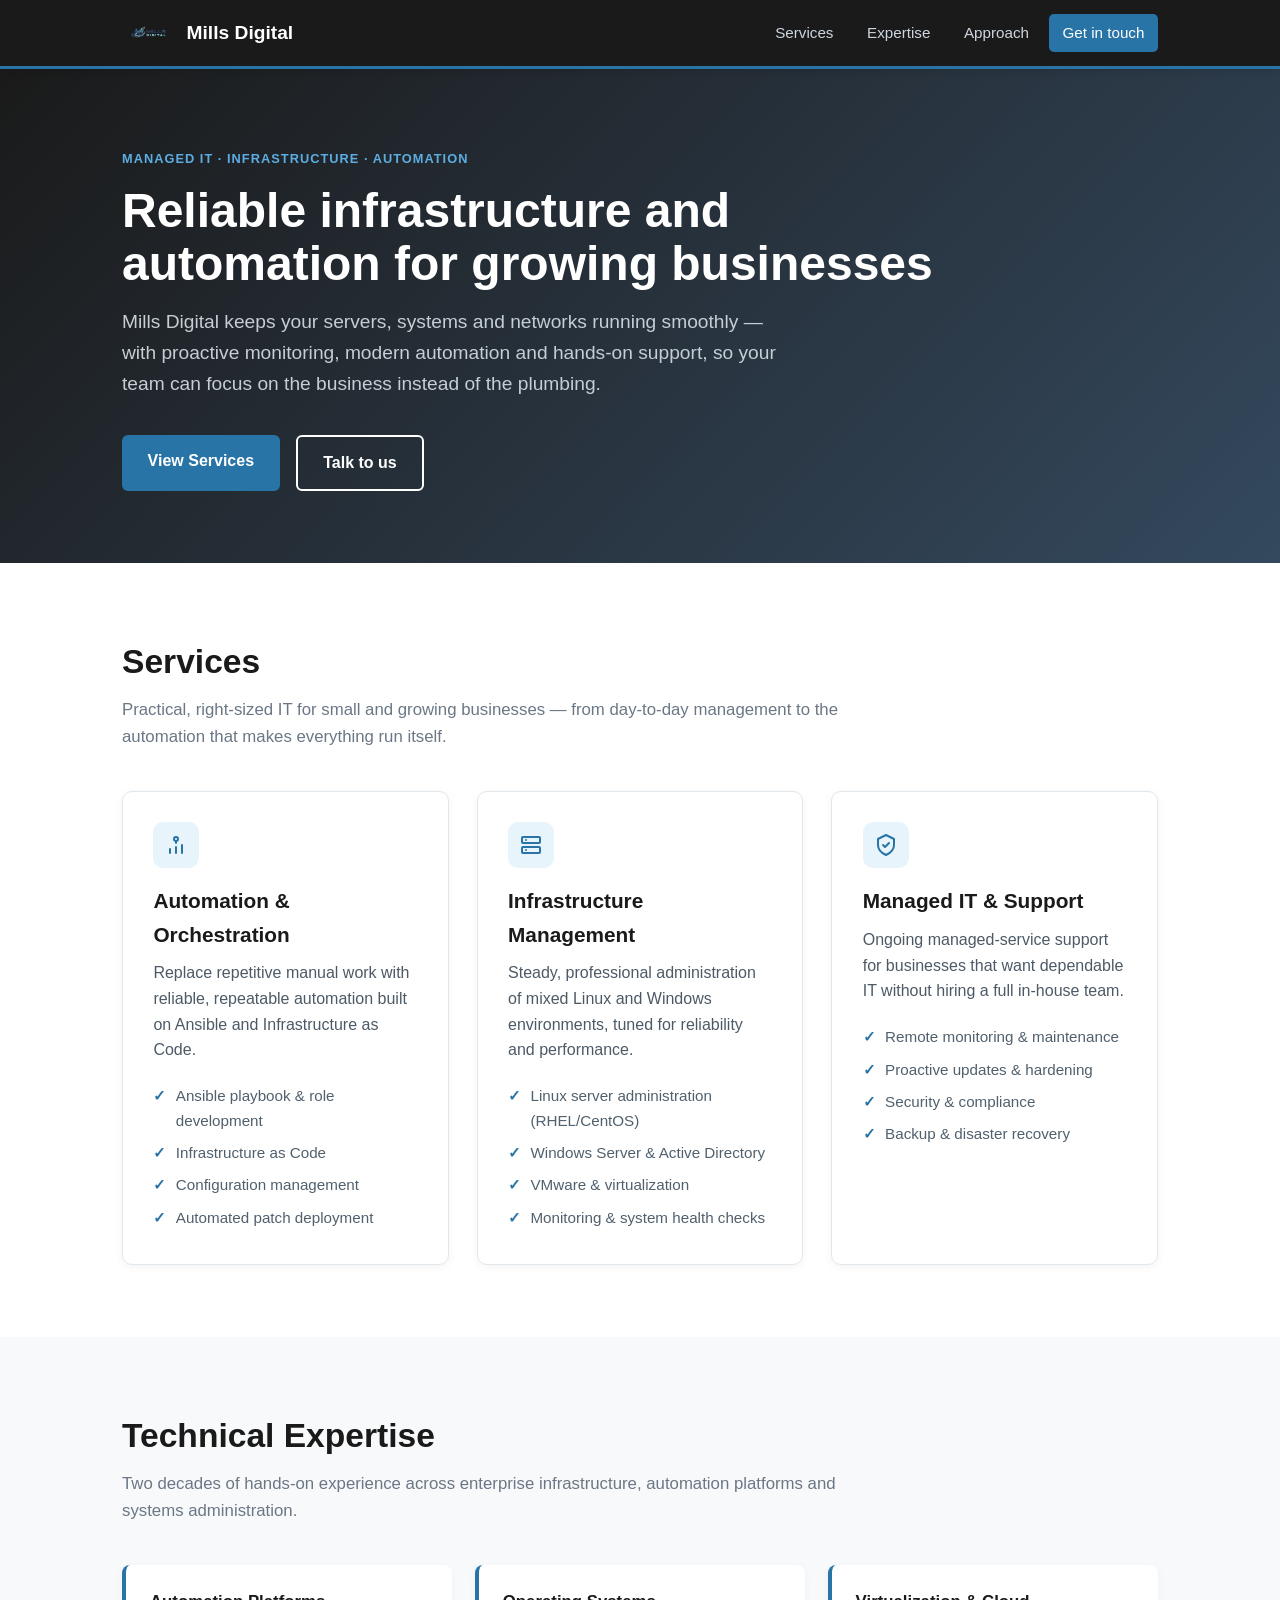
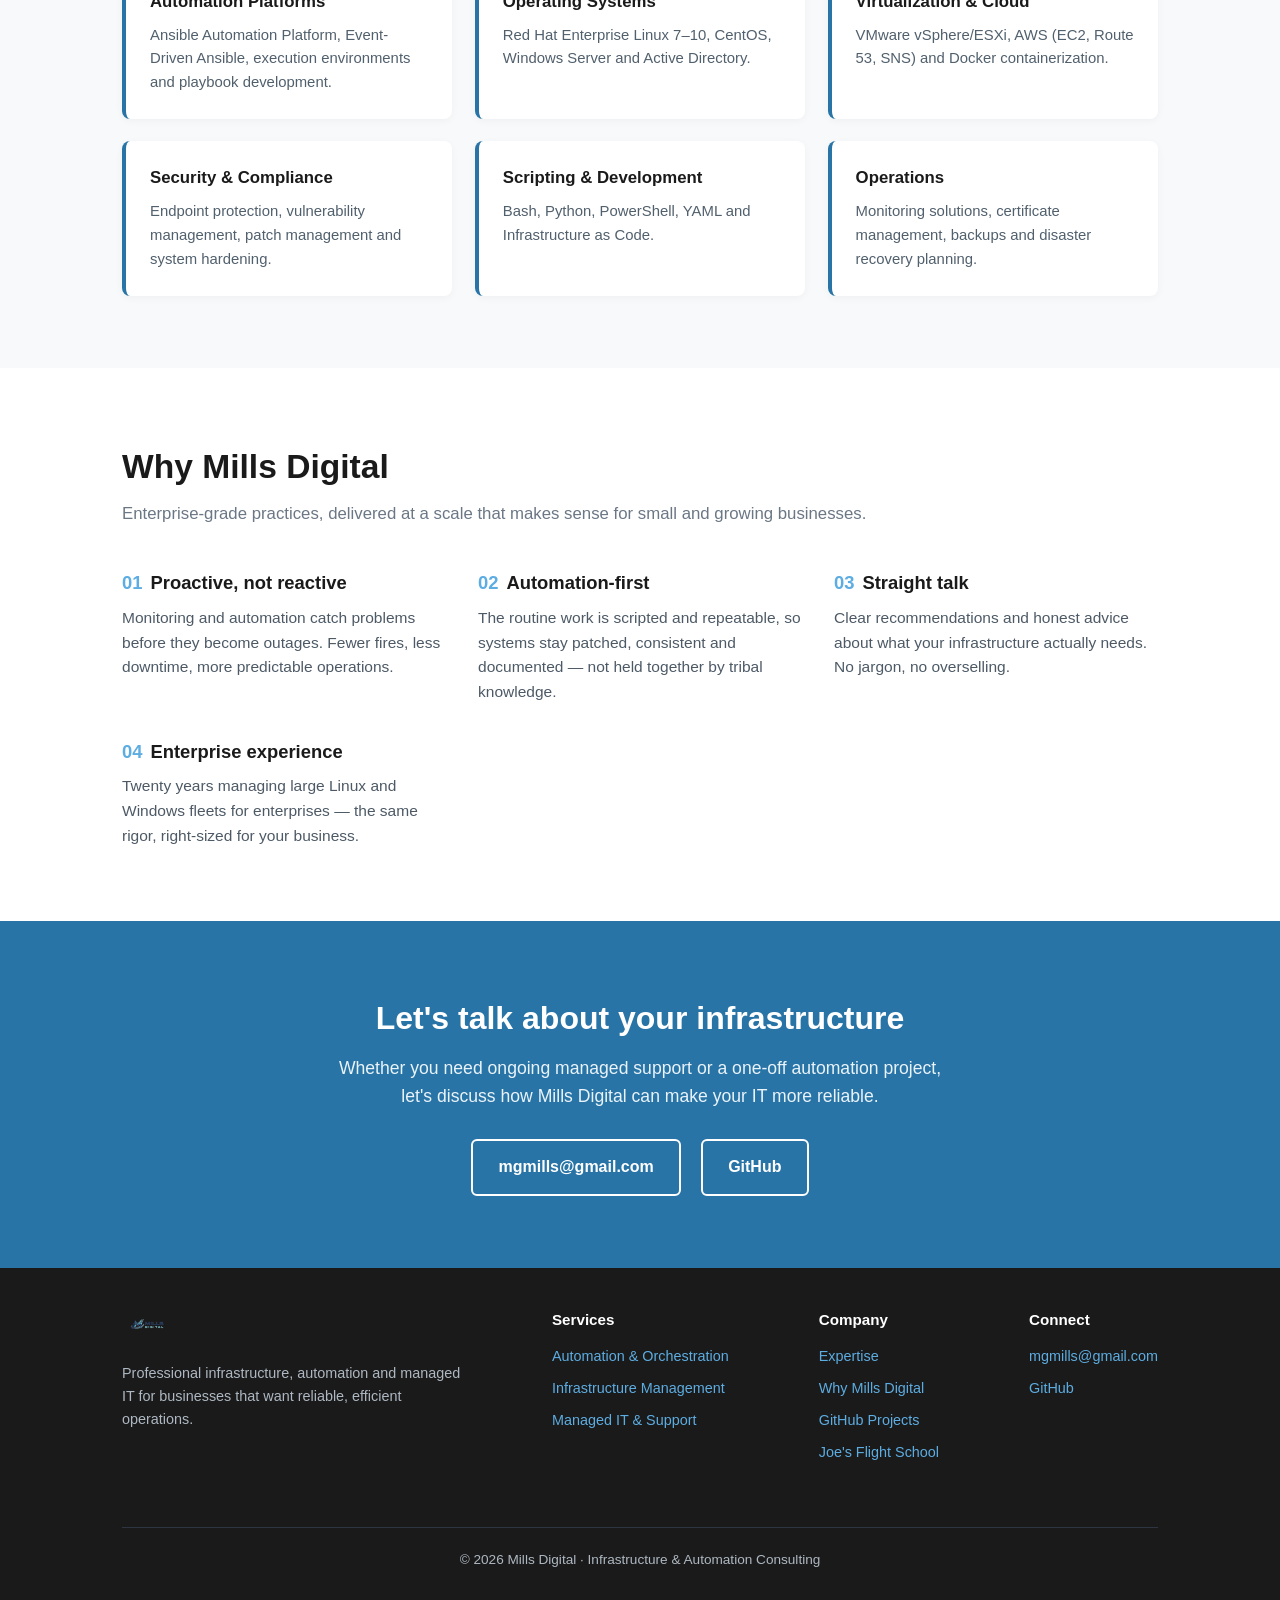
<file: index.html>
<!doctype html>
<html lang="en">
<head>
<meta charset="utf-8" />
<meta name="viewport" content="width=device-width, initial-scale=1" />
<title>Mills Digital — Infrastructure, Automation & Managed IT</title>
<meta name="description" content="Mills Digital provides managed IT, infrastructure automation and systems management for small and growing businesses. Ansible automation, Linux & Windows administration, monitoring, patching, security and disaster recovery.">
<meta name="keywords" content="managed IT services, MSP, infrastructure automation, Ansible, Linux administration, RHEL, Windows Server, VMware, patch management, monitoring, disaster recovery">
<meta name="robots" content="index, follow">
<meta name="googlebot" content="index, follow">
<link rel="canonical" href="https://mills-digital.com/">
<!-- Open Graph -->
<meta property="og:type" content="website">
<meta property="og:title" content="Mills Digital — Infrastructure, Automation & Managed IT">
<meta property="og:description" content="Managed IT, infrastructure automation and systems management for small and growing businesses.">
<meta property="og:url" content="https://mills-digital.com/">
<meta property="og:image" content="https://mills-digital.com/web_assets/md_logo_large.png">
<link rel="icon" href="data:image/svg+xml,<svg xmlns='http://www.w3.org/2000/svg' viewBox='0 0 32 32'><rect width='32' height='32' rx='6' fill='%231a1a1a'/><path d='M5 24V12l6 8 6-8v12' fill='none' stroke='%234A90A4' stroke-width='2.5' stroke-linecap='round' stroke-linejoin='round'/><path d='M19 12l4 6 4-6' fill='none' stroke='%235DADE2' stroke-width='2' stroke-linecap='round' stroke-linejoin='round'/><rect x='22' y='6' width='2.5' height='2.5' rx='0.5' fill='%235DADE2' opacity='0.8'/><rect x='25.5' y='4' width='2' height='2' rx='0.4' fill='%235DADE2' opacity='0.5'/><rect x='26' y='7.5' width='1.5' height='1.5' rx='0.3' fill='%235DADE2' opacity='0.3'/></svg>">
<style>
* { margin: 0; padding: 0; box-sizing: border-box; }

:root {
  --navy: #1a1a1a;
  --slate: #34495e;
  --teal: #2874a6;
  --teal-light: #4A90A4;
  --cyan: #5DADE2;
  --ink: #2c3e50;
  --muted: #6b7785;
  --line: #e1e8ed;
  --bg-soft: #f8f9fa;
}

html { scroll-behavior: smooth; }

body {
  font-family: -apple-system, BlinkMacSystemFont, 'Segoe UI', Roboto, 'Helvetica Neue', Arial, sans-serif;
  line-height: 1.6;
  color: var(--ink);
  background: #ffffff;
}

.wrap { max-width: 1100px; margin: 0 auto; padding: 0 2rem; }

/* Top bar */
.topbar {
  background: var(--navy);
  color: #fff;
  padding: 0.85rem 0;
  border-bottom: 3px solid var(--teal);
  position: sticky; top: 0; z-index: 100;
  box-shadow: 0 2px 8px rgba(0,0,0,0.12);
}
.topbar .wrap { display: flex; justify-content: space-between; align-items: center; }
.brand { display: flex; align-items: center; gap: 0.6rem; color: #fff; text-decoration: none; font-weight: 700; font-size: 1.2rem; }
.brand img { height: 36px; }
.nav { display: flex; gap: 0.4rem; align-items: center; }
.nav a { color: #cdd6df; text-decoration: none; font-weight: 500; padding: 0.45rem 0.85rem; border-radius: 5px; transition: all .25s; font-size: .95rem; }
.nav a:hover { background: var(--teal); color: #fff; }
.nav a.cta { background: var(--teal); color: #fff; }
.nav a.cta:hover { background: #1f5a83; }

/* Hero */
.hero { background: linear-gradient(135deg, #1a1a1a 0%, #34495e 100%); color: #fff; padding: 5rem 0 4.5rem; }
.hero .eyebrow { color: var(--cyan); font-weight: 600; letter-spacing: .08em; text-transform: uppercase; font-size: .8rem; margin-bottom: .9rem; }
.hero h1 { font-size: 3rem; line-height: 1.12; font-weight: 800; margin-bottom: 1rem; max-width: 820px; }
.hero .tagline { font-size: 1.2rem; color: #c5ced4; max-width: 680px; }
.hero-buttons { display: flex; gap: 1rem; margin-top: 2.2rem; flex-wrap: wrap; }
.btn { padding: .85rem 1.6rem; border: none; border-radius: 6px; font-size: 1rem; font-weight: 600; cursor: pointer; text-decoration: none; display: inline-block; transition: all .25s; }
.btn-primary { background: var(--teal); color: #fff; }
.btn-primary:hover { background: #1f5a83; transform: translateY(-2px); }
.btn-secondary { background: transparent; color: #fff; border: 2px solid #fff; }
.btn-secondary:hover { background: #fff; color: var(--navy); }

/* Sections */
.section { padding: 4.5rem 0; }
.section.alt { background: var(--bg-soft); }
.section-title { font-size: 2.1rem; color: var(--navy); font-weight: 800; margin-bottom: .5rem; }
.section-sub { font-size: 1.05rem; color: var(--muted); max-width: 760px; margin-bottom: 2.5rem; }

/* Services */
.svc-grid { display: grid; grid-template-columns: repeat(auto-fit, minmax(300px, 1fr)); gap: 1.75rem; }
.svc {
  background: #fff; border: 1px solid var(--line); border-radius: 10px; padding: 1.9rem;
  box-shadow: 0 2px 10px rgba(0,0,0,0.05); transition: transform .25s, box-shadow .25s;
}
.svc:hover { transform: translateY(-5px); box-shadow: 0 8px 24px rgba(0,0,0,0.1); }
.svc .ico { width: 46px; height: 46px; border-radius: 10px; background: #e8f4fb; display: flex; align-items: center; justify-content: center; margin-bottom: 1rem; }
.svc .ico svg { width: 24px; height: 24px; stroke: var(--teal); }
.svc h3 { font-size: 1.3rem; color: var(--navy); margin-bottom: .6rem; }
.svc p { color: #4d5a66; margin-bottom: 1.1rem; }
.svc ul { list-style: none; }
.svc li { color: #51606d; font-size: .95rem; padding: .25rem 0 .25rem 1.4rem; position: relative; }
.svc li:before { content: "✓"; position: absolute; left: 0; color: var(--teal); font-weight: 700; }

/* Expertise */
.exp-grid { display: grid; grid-template-columns: repeat(auto-fit, minmax(250px, 1fr)); gap: 1.4rem; }
.exp-card { background: #fff; padding: 1.5rem; border-radius: 8px; border-left: 4px solid var(--teal); box-shadow: 0 2px 8px rgba(0,0,0,0.04); }
.exp-card h4 { color: var(--navy); margin-bottom: .5rem; font-size: 1.05rem; }
.exp-card p { color: #51606d; font-size: .93rem; }

/* Approach / why */
.why-grid { display: grid; grid-template-columns: repeat(auto-fit, minmax(240px, 1fr)); gap: 2rem; }
.why-item h4 { color: var(--navy); font-size: 1.15rem; margin-bottom: .5rem; display: flex; align-items: center; gap: .5rem; }
.why-item h4 .n { color: var(--cyan); font-weight: 800; }
.why-item p { color: #4d5a66; font-size: .97rem; }

/* CTA */
.cta { background: var(--teal); color: #fff; text-align: center; }
.cta h2 { font-size: 2rem; margin-bottom: .6rem; }
.cta p { color: #eaf3f9; margin-bottom: 1.8rem; font-size: 1.1rem; max-width: 620px; margin-left: auto; margin-right: auto; }
.cta-links { display: flex; gap: 1.2rem; justify-content: center; flex-wrap: wrap; }

/* Footer */
.footer { background: var(--navy); color: #aeb8c2; padding: 2.5rem 0 2rem; }
.footer .wrap { display: flex; flex-wrap: wrap; gap: 2rem; justify-content: space-between; }
.footer .about { max-width: 340px; }
.footer .about img { height: 34px; margin-bottom: .8rem; }
.footer .about p { font-size: .9rem; }
.footer h4 { color: #fff; font-size: .95rem; margin-bottom: .7rem; }
.footer ul { list-style: none; }
.footer li { margin-bottom: .4rem; }
.footer a { color: var(--cyan); text-decoration: none; font-size: .9rem; }
.footer a:hover { text-decoration: underline; }
.footer .bottom { width: 100%; border-top: 1px solid #2c3540; margin-top: 1.5rem; padding-top: 1.3rem; text-align: center; font-size: .85rem; }

@media (max-width: 768px) {
  .hero h1 { font-size: 2.1rem; }
  .hero .tagline { font-size: 1.05rem; }
  .nav a:not(.cta) { display: none; }
}
</style>
</head>
<body>

<header class="topbar">
<div class="wrap">
<a href="/" class="brand"><img src="web_assets/md_logo_small.png" alt="Mills Digital"> Mills Digital</a>
<nav class="nav">
<a href="#services">Services</a>
<a href="#expertise">Expertise</a>
<a href="#approach">Approach</a>
<a href="#contact" class="cta">Get in touch</a>
</nav>
</div>
</header>

<section class="hero">
<div class="wrap">
<div class="eyebrow">Managed IT · Infrastructure · Automation</div>
<h1>Reliable infrastructure and automation for growing businesses</h1>
<p class="tagline">Mills Digital keeps your servers, systems and networks running smoothly — with proactive monitoring, modern automation and hands-on support, so your team can focus on the business instead of the plumbing.</p>
<div class="hero-buttons">
<a href="#services" class="btn btn-primary">View Services</a>
<a href="#contact" class="btn btn-secondary">Talk to us</a>
</div>
</div>
</section>

<!-- SERVICES -->
<section class="section" id="services">
<div class="wrap">
<h2 class="section-title">Services</h2>
<p class="section-sub">Practical, right-sized IT for small and growing businesses — from day-to-day management to the automation that makes everything run itself.</p>

<div class="svc-grid">

<div class="svc">
<div class="ico"><svg viewBox="0 0 24 24" fill="none" stroke-width="2" stroke-linecap="round" stroke-linejoin="round"><path d="M12 20v-6M6 20v-4M18 20v-8"/><circle cx="12" cy="6" r="2"/><path d="M12 8v2"/></svg></div>
<h3>Automation &amp; Orchestration</h3>
<p>Replace repetitive manual work with reliable, repeatable automation built on Ansible and Infrastructure as Code.</p>
<ul>
<li>Ansible playbook &amp; role development</li>
<li>Infrastructure as Code</li>
<li>Configuration management</li>
<li>Automated patch deployment</li>
</ul>
</div>

<div class="svc">
<div class="ico"><svg viewBox="0 0 24 24" fill="none" stroke-width="2" stroke-linecap="round" stroke-linejoin="round"><rect x="3" y="4" width="18" height="6" rx="1"/><rect x="3" y="14" width="18" height="6" rx="1"/><path d="M7 7h.01M7 17h.01"/></svg></div>
<h3>Infrastructure Management</h3>
<p>Steady, professional administration of mixed Linux and Windows environments, tuned for reliability and performance.</p>
<ul>
<li>Linux server administration (RHEL/CentOS)</li>
<li>Windows Server &amp; Active Directory</li>
<li>VMware &amp; virtualization</li>
<li>Monitoring &amp; system health checks</li>
</ul>
</div>

<div class="svc">
<div class="ico"><svg viewBox="0 0 24 24" fill="none" stroke-width="2" stroke-linecap="round" stroke-linejoin="round"><path d="M12 2l8 4v6c0 5-3.5 8-8 10-4.5-2-8-5-8-10V6z"/><path d="M9 12l2 2 4-4"/></svg></div>
<h3>Managed IT &amp; Support</h3>
<p>Ongoing managed-service support for businesses that want dependable IT without hiring a full in-house team.</p>
<ul>
<li>Remote monitoring &amp; maintenance</li>
<li>Proactive updates &amp; hardening</li>
<li>Security &amp; compliance</li>
<li>Backup &amp; disaster recovery</li>
</ul>
</div>

</div>
</div>
</section>

<!-- EXPERTISE -->
<section class="section alt" id="expertise">
<div class="wrap">
<h2 class="section-title">Technical Expertise</h2>
<p class="section-sub">Two decades of hands-on experience across enterprise infrastructure, automation platforms and systems administration.</p>

<div class="exp-grid">
<div class="exp-card">
<h4>Automation Platforms</h4>
<p>Ansible Automation Platform, Event-Driven Ansible, execution environments and playbook development.</p>
</div>
<div class="exp-card">
<h4>Operating Systems</h4>
<p>Red Hat Enterprise Linux 7–10, CentOS, Windows Server and Active Directory.</p>
</div>
<div class="exp-card">
<h4>Virtualization &amp; Cloud</h4>
<p>VMware vSphere/ESXi, AWS (EC2, Route 53, SNS) and Docker containerization.</p>
</div>
<div class="exp-card">
<h4>Security &amp; Compliance</h4>
<p>Endpoint protection, vulnerability management, patch management and system hardening.</p>
</div>
<div class="exp-card">
<h4>Scripting &amp; Development</h4>
<p>Bash, Python, PowerShell, YAML and Infrastructure as Code.</p>
</div>
<div class="exp-card">
<h4>Operations</h4>
<p>Monitoring solutions, certificate management, backups and disaster recovery planning.</p>
</div>
</div>
</div>
</section>

<!-- APPROACH -->
<section class="section" id="approach">
<div class="wrap">
<h2 class="section-title">Why Mills Digital</h2>
<p class="section-sub">Enterprise-grade practices, delivered at a scale that makes sense for small and growing businesses.</p>

<div class="why-grid">
<div class="why-item">
<h4><span class="n">01</span> Proactive, not reactive</h4>
<p>Monitoring and automation catch problems before they become outages. Fewer fires, less downtime, more predictable operations.</p>
</div>
<div class="why-item">
<h4><span class="n">02</span> Automation-first</h4>
<p>The routine work is scripted and repeatable, so systems stay patched, consistent and documented — not held together by tribal knowledge.</p>
</div>
<div class="why-item">
<h4><span class="n">03</span> Straight talk</h4>
<p>Clear recommendations and honest advice about what your infrastructure actually needs. No jargon, no overselling.</p>
</div>
<div class="why-item">
<h4><span class="n">04</span> Enterprise experience</h4>
<p>Twenty years managing large Linux and Windows fleets for enterprises — the same rigor, right-sized for your business.</p>
</div>
</div>
</div>
</section>

<!-- CONTACT / CTA -->
<section class="section cta" id="contact">
<div class="wrap">
<h2>Let's talk about your infrastructure</h2>
<p>Whether you need ongoing managed support or a one-off automation project, let's discuss how Mills Digital can make your IT more reliable.</p>
<div class="cta-links">
<a href="mailto:mgmills@gmail.com" class="btn btn-secondary">mgmills@gmail.com</a>
<a href="https://github.com/mgmills" target="_blank" rel="noopener" class="btn btn-secondary">GitHub</a>
</div>
</div>
</section>

<footer class="footer">
<div class="wrap">
<div class="about">
<img src="web_assets/md_logo_thumbnail.png" alt="Mills Digital">
<p>Professional infrastructure, automation and managed IT for businesses that want reliable, efficient operations.</p>
</div>
<div>
<h4>Services</h4>
<ul>
<li><a href="#services">Automation &amp; Orchestration</a></li>
<li><a href="#services">Infrastructure Management</a></li>
<li><a href="#services">Managed IT &amp; Support</a></li>
</ul>
</div>
<div>
<h4>Company</h4>
<ul>
<li><a href="#expertise">Expertise</a></li>
<li><a href="#approach">Why Mills Digital</a></li>
<li><a href="https://github.com/mgmills" target="_blank" rel="noopener">GitHub Projects</a></li>
<li><a href="/flight-school/">Joe's Flight School</a></li>
</ul>
</div>
<div>
<h4>Connect</h4>
<ul>
<li><a href="mailto:mgmills@gmail.com">mgmills@gmail.com</a></li>
<li><a href="https://github.com/mgmills" target="_blank" rel="noopener">GitHub</a></li>
</ul>
</div>
<div class="bottom">
<p>&copy; <span id="y"></span> Mills Digital · Infrastructure &amp; Automation Consulting</p>
</div>
</div>
</footer>

<script>document.getElementById("y").textContent = new Date().getFullYear();</script>
</body>
</html>
</file>
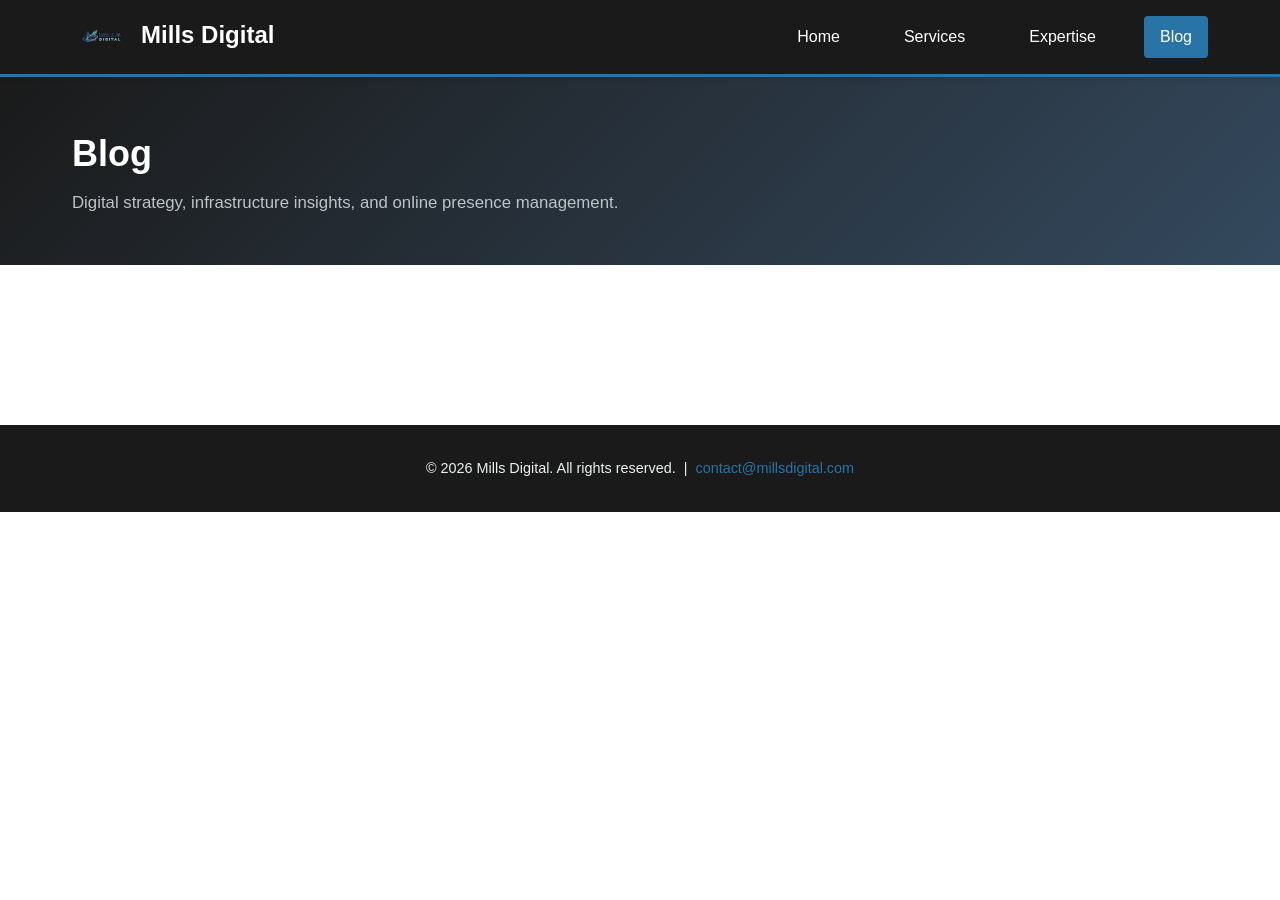
<file: blog/index.html>
<!DOCTYPE html>
<html lang="en">
<head>
  <meta charset="UTF-8" />
  <meta name="viewport" content="width=device-width, initial-scale=1.0" />
  <title>Blog | Mills Digital — Digital Strategy & Infrastructure</title>
  <meta name="description" content="Articles on digital strategy, infrastructure automation, and online presence management from Mills Digital in Santa Barbara." />
  <link rel="canonical" href="https://mills-digital.com/blog/" />

  <meta property="og:type" content="website" />
  <meta property="og:title" content="Blog | Mills Digital" />
  <meta property="og:description" content="Articles on digital strategy, infrastructure automation, and online presence management." />
  <meta property="og:url" content="https://mills-digital.com/blog/" />

  <link rel="icon" href="data:image/svg+xml,<svg xmlns='http://www.w3.org/2000/svg' viewBox='0 0 32 32'><rect width='32' height='32' rx='6' fill='%231a1a1a'/><path d='M5 24V12l6 8 6-8v12' fill='none' stroke='%234A90A4' stroke-width='2.5' stroke-linecap='round' stroke-linejoin='round'/><path d='M19 12l4 6 4-6' fill='none' stroke='%235DADE2' stroke-width='2' stroke-linecap='round' stroke-linejoin='round'/></svg>">

  <style>
    * { margin: 0; padding: 0; box-sizing: border-box; }
    body {
      font-family: -apple-system, BlinkMacSystemFont, 'Segoe UI', Roboto, 'Helvetica Neue', Arial, sans-serif;
      color: #2c3e50;
      background: #ffffff;
      line-height: 1.6;
    }
    .topbar {
      background: #1a1a1a;
      color: #ffffff;
      padding: 1rem 0;
      border-bottom: 3px solid #2874a6;
      position: sticky;
      top: 0;
      z-index: 100;
      box-shadow: 0 2px 8px rgba(0,0,0,0.1);
    }
    .wrap { max-width: 1200px; margin: 0 auto; padding: 0 2rem; }
    .topbar .wrap { display: flex; justify-content: space-between; align-items: center; }
    .brand { font-size: 1.5rem; font-weight: 700; color: #ffffff; text-decoration: none; }
    .nav { display: flex; gap: 2rem; }
    .nav a {
      color: #ffffff;
      text-decoration: none;
      font-weight: 500;
      padding: 0.5rem 1rem;
      border-radius: 4px;
      transition: background 0.3s;
    }
    .nav a:hover, .nav a.active { background: #2874a6; }
    .page-header {
      background: linear-gradient(135deg, #1a1a1a 0%, #34495e 100%);
      color: #ffffff;
      padding: 3rem 2rem;
    }
    .page-header h1 { font-size: 2.25rem; font-weight: 700; margin-bottom: 0.5rem; }
    .page-header p { color: #bdc3c7; font-size: 1.05rem; }
    .content { padding: 3rem 2rem; }
    .post-list { max-width: 760px; }
    .post-card {
      border-bottom: 1px solid #e1e8ed;
      padding: 2rem 0;
    }
    .post-card:last-child { border-bottom: none; }
    .post-meta { font-size: 0.85rem; color: #7f8c8d; margin-bottom: 0.5rem; }
    .post-meta .tag {
      background: #eef2f7;
      color: #2874a6;
      padding: 2px 8px;
      border-radius: 3px;
      font-weight: 500;
      margin-left: 0.5rem;
    }
    .post-card h2 { font-size: 1.45rem; margin-bottom: 0.75rem; }
    .post-card h2 a { color: #1a1a1a; text-decoration: none; }
    .post-card h2 a:hover { color: #2874a6; }
    .post-card p { color: #555; font-size: 0.98rem; margin-bottom: 1rem; }
    .read-more {
      color: #2874a6;
      text-decoration: none;
      font-weight: 500;
      font-size: 0.95rem;
    }
    .read-more:hover { text-decoration: underline; }
    .footer {
      background: #1a1a1a;
      color: #ecf0f1;
      padding: 2rem;
      text-align: center;
      font-size: 0.9rem;
      margin-top: 4rem;
    }
    .footer a { color: #2874a6; text-decoration: none; }
    .footer a:hover { text-decoration: underline; }
    @media (max-width: 768px) {
      .page-header h1 { font-size: 1.75rem; }
      .nav { gap: 0.75rem; }
    }
  </style>
</head>
<body>

<header class="topbar">
  <div class="wrap">
    <a href="https://mills-digital.com" class="brand">
      <img src="../web_assets/md_logo_small.png" alt="Mills Digital" style="height:40px;vertical-align:middle;margin-right:8px;" onerror="this.style.display='none'">Mills Digital
    </a>
    <nav class="nav">
      <a href="https://mills-digital.com">Home</a>
      <a href="https://mills-digital.com#services">Services</a>
      <a href="https://mills-digital.com#expertise">Expertise</a>
      <a href="https://mills-digital.com/blog/" class="active">Blog</a>
    </nav>
  </div>
</header>

<section class="page-header">
  <div class="wrap">
    <h1>Blog</h1>
    <p>Digital strategy, infrastructure insights, and online presence management.</p>
  </div>
</section>

<main class="wrap content">
  <div class="post-list">


</div>
</main>

<footer class="footer">
  <div class="wrap">
    <p>&copy; <span id="y"></span> Mills Digital. All rights reserved. &nbsp;|&nbsp;
    <a href="mailto:contact@millsdigital.com">contact@millsdigital.com</a></p>
  </div>
</footer>

<script>document.getElementById("y").textContent = new Date().getFullYear();</script>
</body>
</html>
</file>
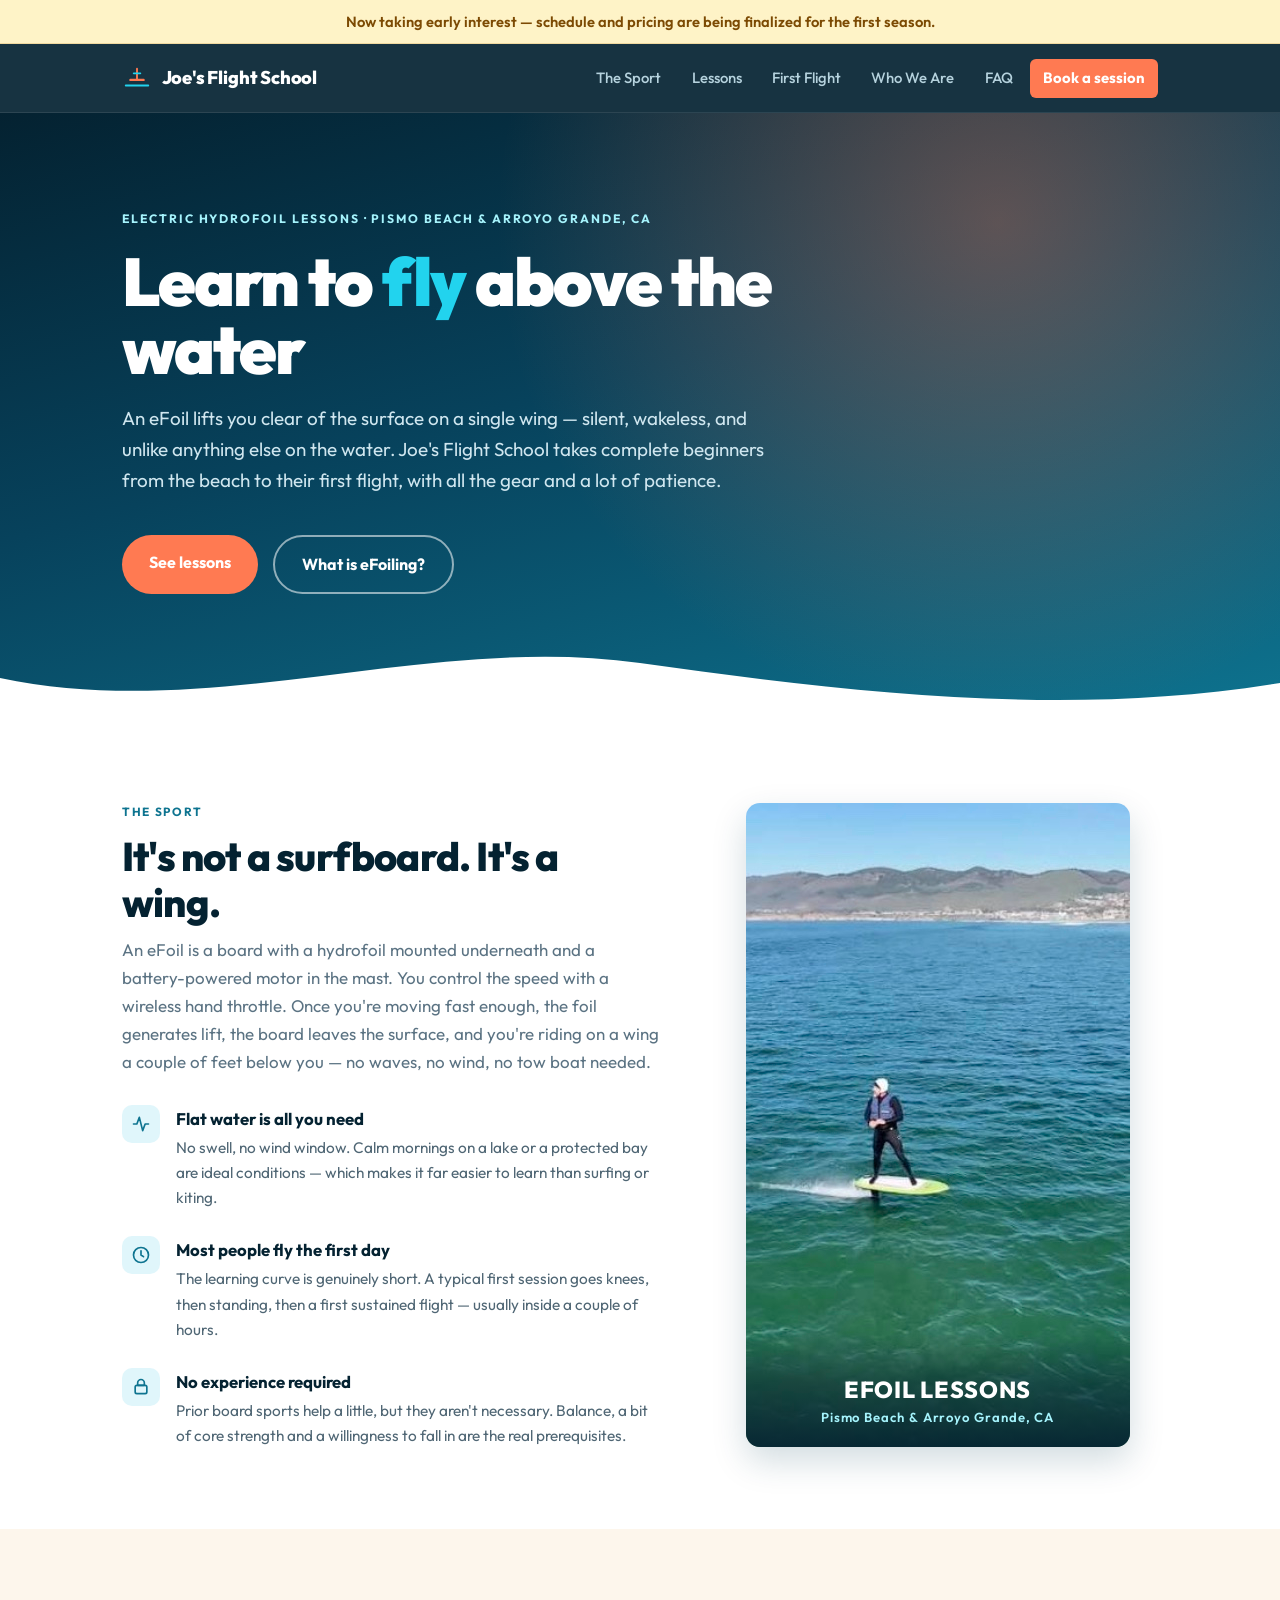
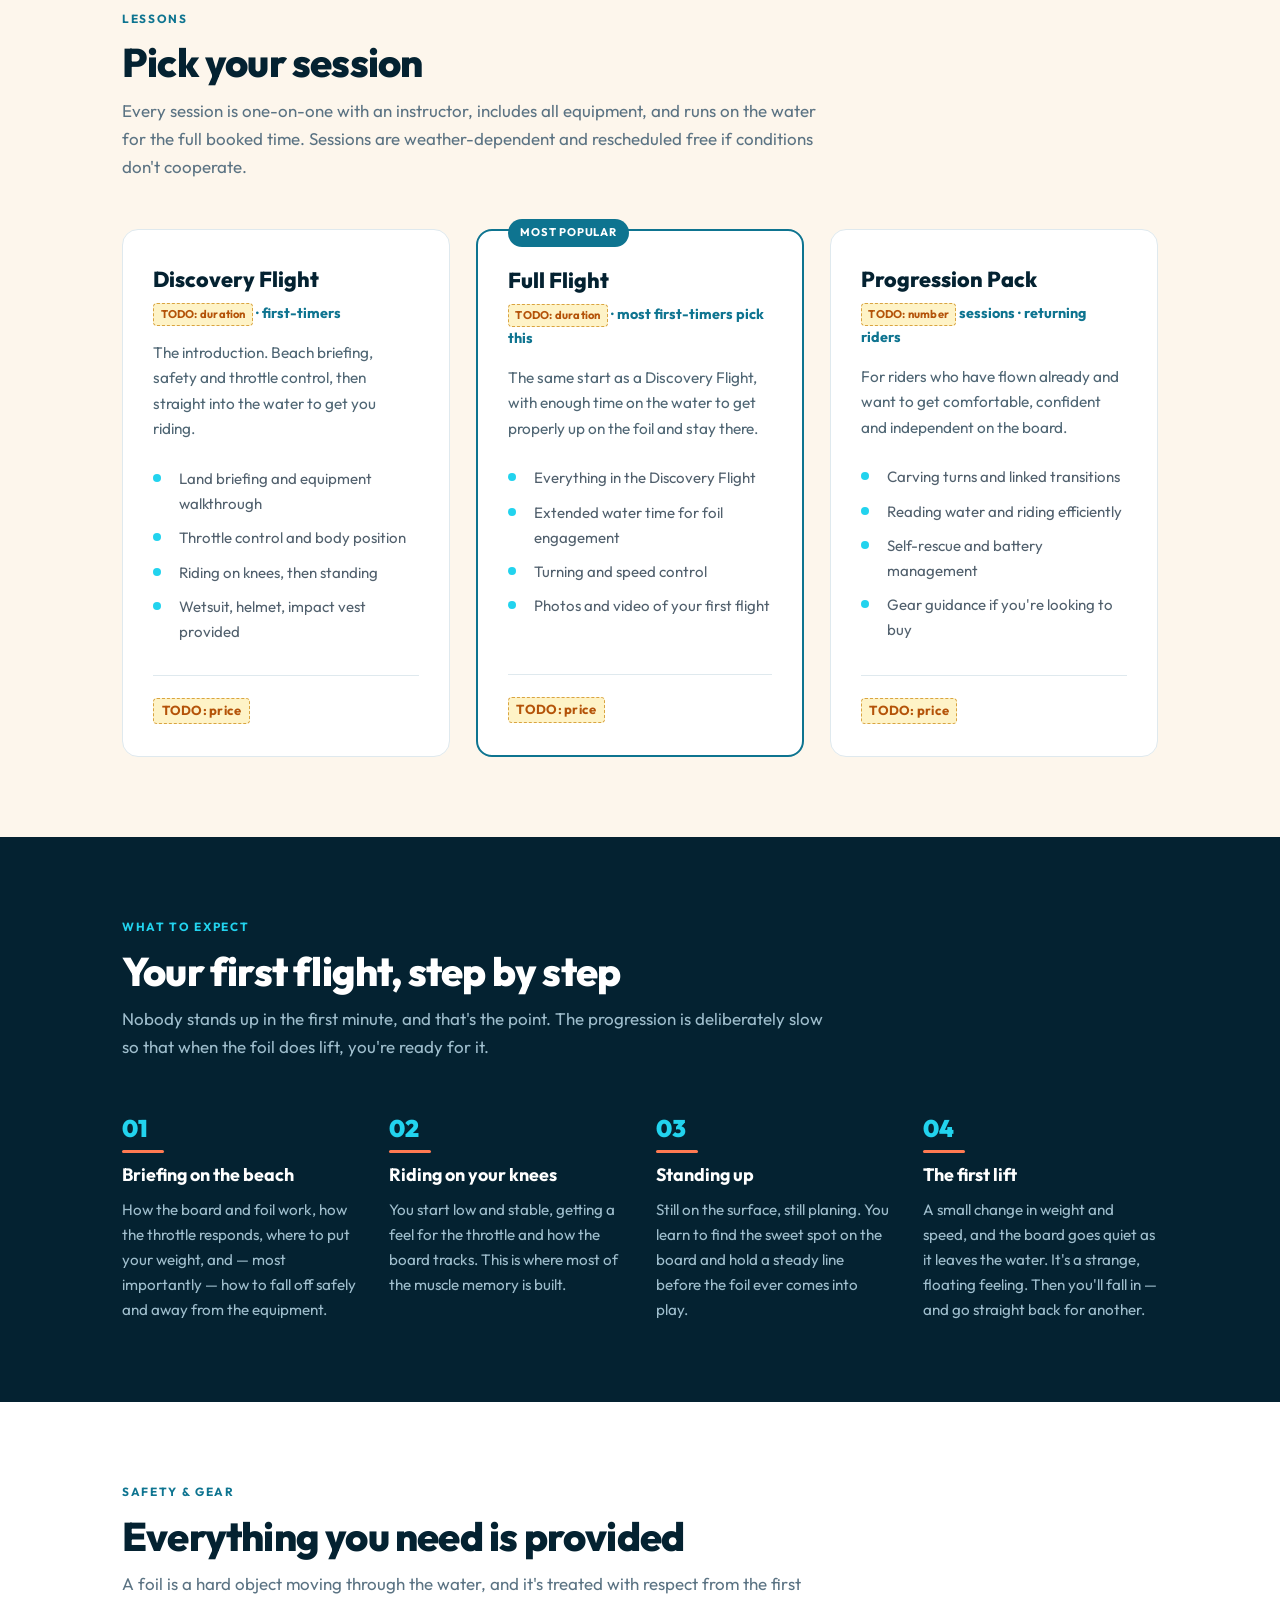
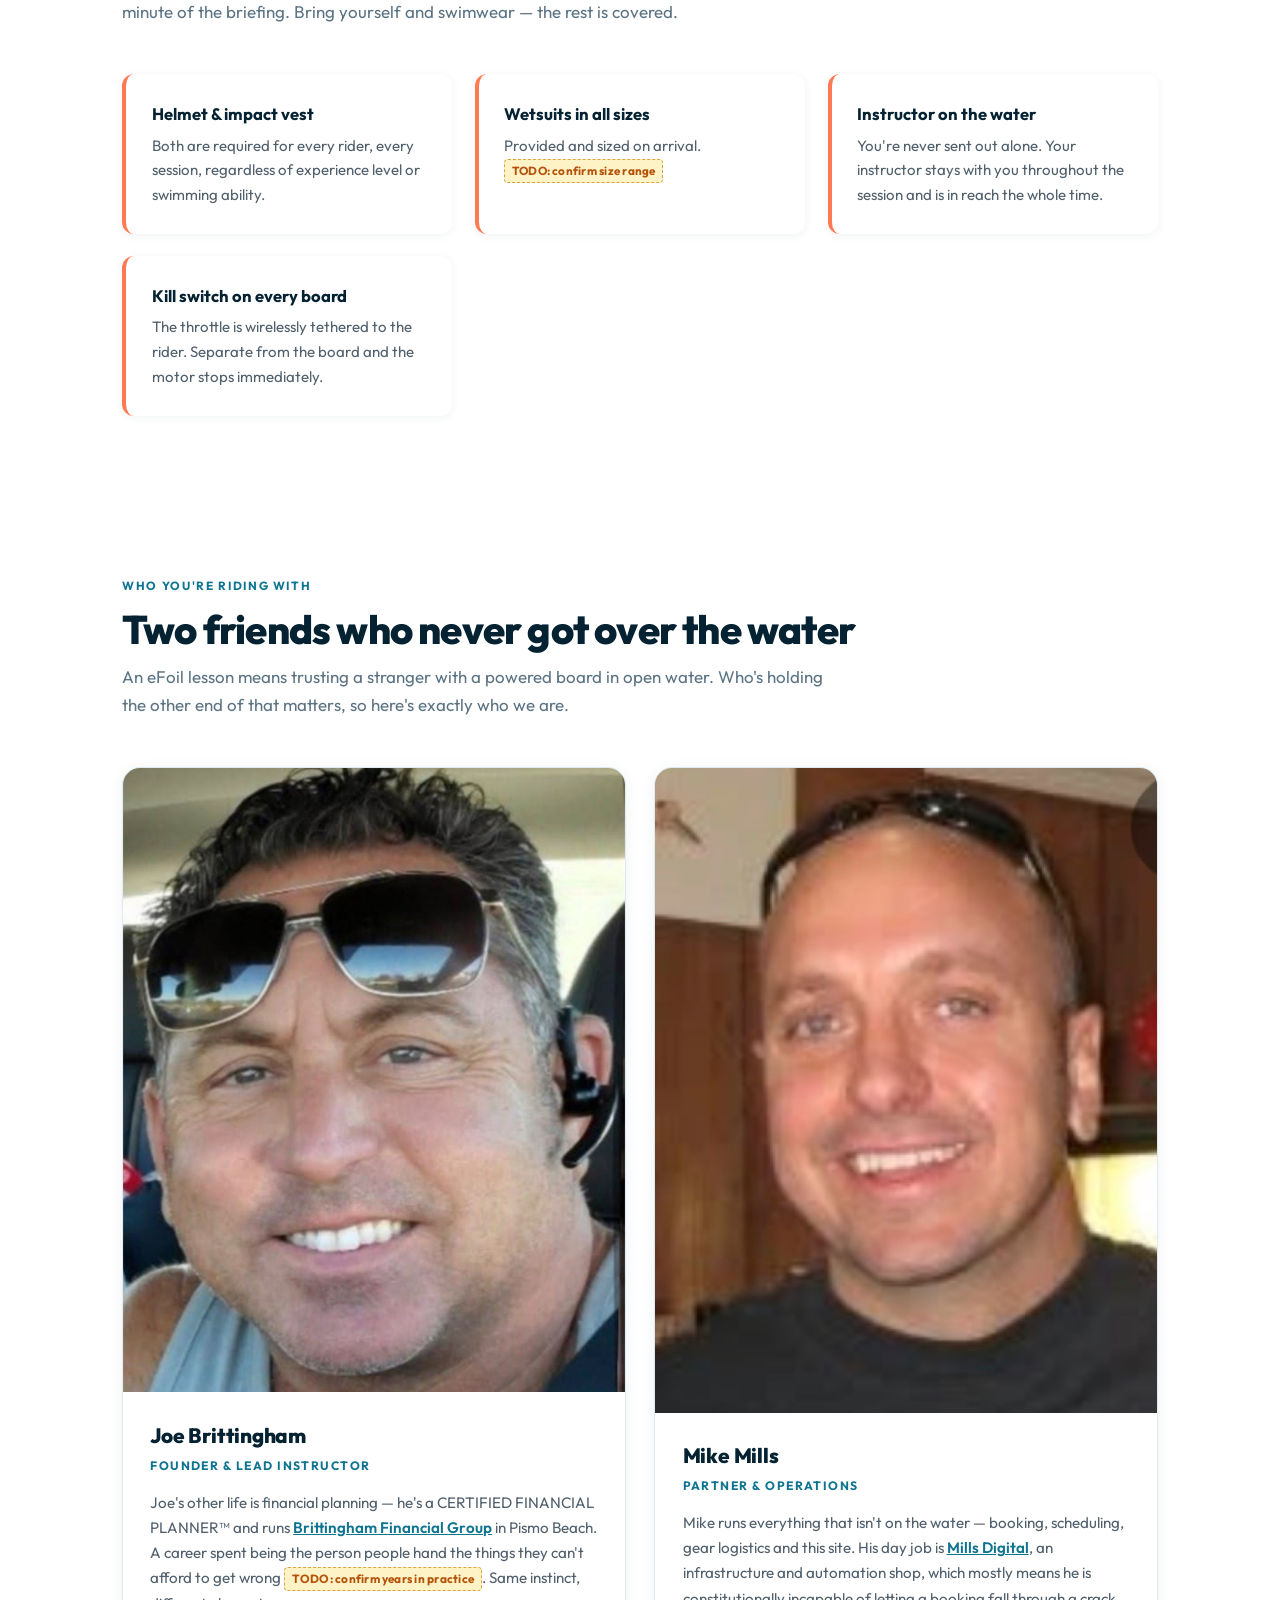
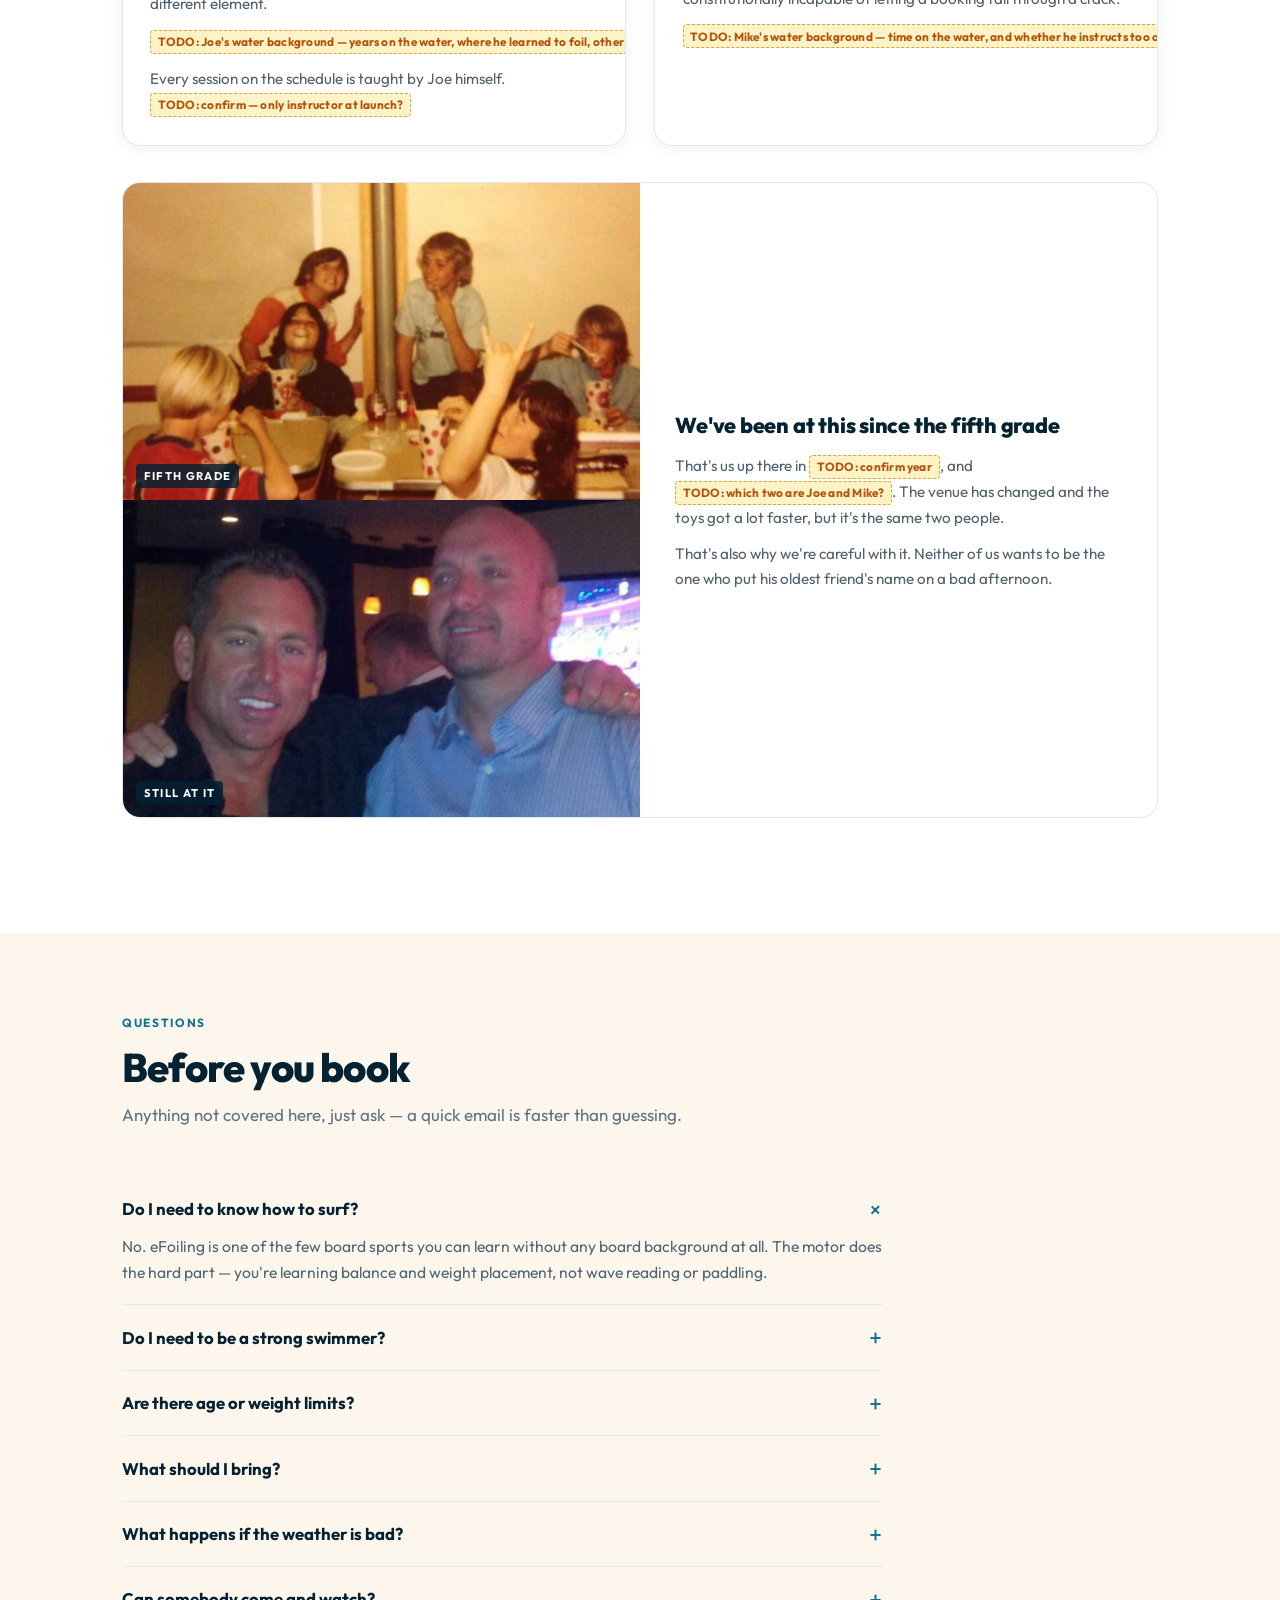
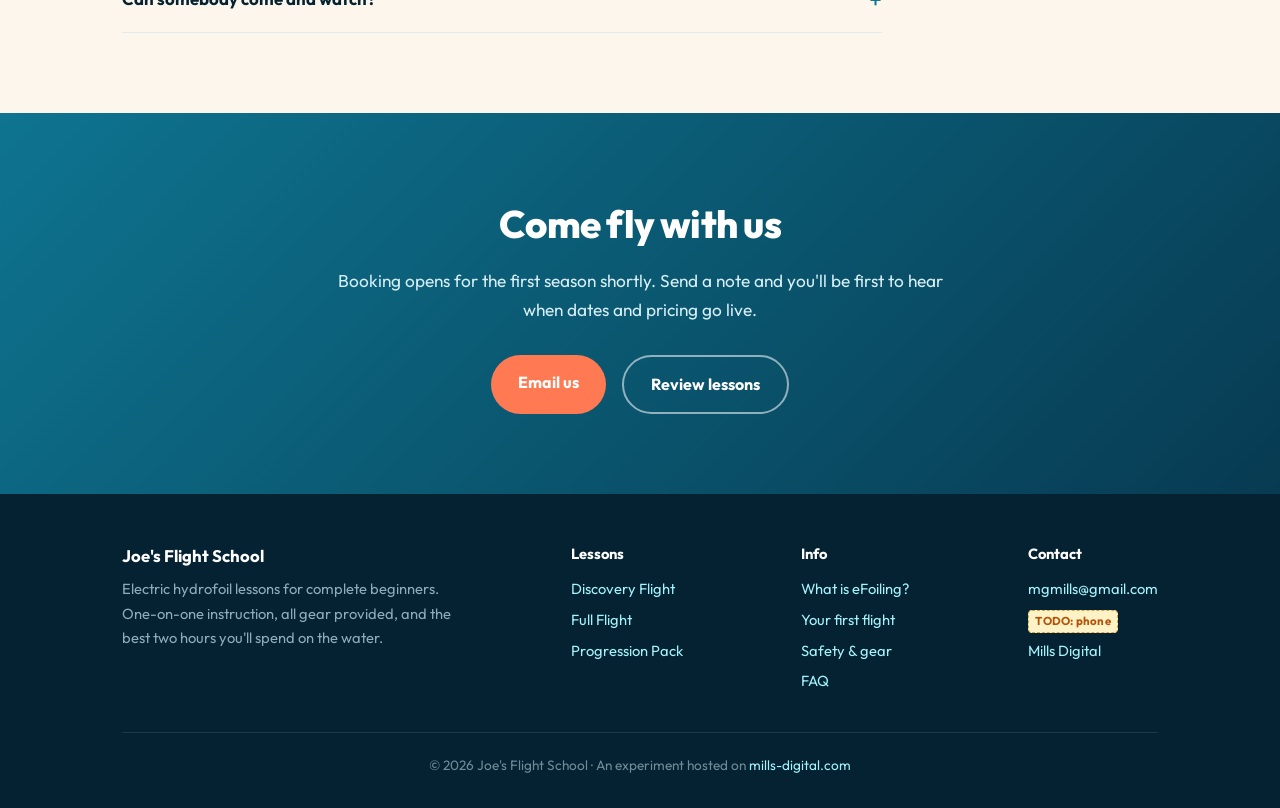
<file: flight-school/index.html>
<!doctype html>
<html lang="en">
<head>
<meta charset="utf-8" />
<meta name="viewport" content="width=device-width, initial-scale=1" />
<title>Joe's Flight School — eFoil Lessons in Pismo Beach &amp; Arroyo Grande, CA</title>
<meta name="description" content="Joe's Flight School teaches electric hydrofoil (eFoil) riding for complete beginners in Pismo Beach and Arroyo Grande, California. Small-group and one-on-one lessons, all gear provided, no board-sports experience required.">
<meta name="keywords" content="efoil lessons, electric hydrofoil, efoiling, learn to efoil, hydrofoil lessons, watersports lessons, foil board">
<meta name="robots" content="index, follow">
<link rel="canonical" href="https://mills-digital.com/flight-school/">
<!-- Open Graph -->
<meta property="og:type" content="website">
<meta property="og:title" content="Joe's Flight School — Learn to eFoil">
<meta property="og:description" content="Electric hydrofoil lessons for complete beginners. All gear provided, no experience required.">
<meta property="og:url" content="https://mills-digital.com/flight-school/">
<link rel="icon" href="data:image/svg+xml,<svg xmlns='http://www.w3.org/2000/svg' viewBox='0 0 32 32'><rect width='32' height='32' rx='7' fill='%23042f3f'/><path d='M6 22h20' stroke='%2322d3ee' stroke-width='2' stroke-linecap='round'/><path d='M16 7v11' stroke='%23ff7a52' stroke-width='2' stroke-linecap='round'/><path d='M10 18h12' stroke='%23ff7a52' stroke-width='2.5' stroke-linecap='round'/><path d='M13 12h6' stroke='%2322d3ee' stroke-width='2' stroke-linecap='round'/></svg>">
<link rel="preconnect" href="https://fonts.googleapis.com">
<link rel="preconnect" href="https://fonts.gstatic.com" crossorigin>
<link href="https://fonts.googleapis.com/css2?family=Outfit:wght@400;600;700;800;900&display=swap" rel="stylesheet">
<style>
* { margin: 0; padding: 0; box-sizing: border-box; }

:root {
  --abyss: #042231;
  --deep: #073b52;
  --ocean: #0e7490;
  --aqua: #22d3ee;
  --foam: #a5f3fc;
  --coral: #ff7a52;
  --coral-deep: #e85a30;
  --sand: #fdf6ec;
  --ink: #123141;
  --muted: #5b7383;
  --line: #dfe9ee;
  --amber: #b45309;
  --amber-bg: #fef3c7;
}

html { scroll-behavior: smooth; }

body {
  font-family: 'Outfit', -apple-system, BlinkMacSystemFont, 'Segoe UI', Roboto, 'Helvetica Neue', Arial, sans-serif;
  line-height: 1.65;
  color: var(--ink);
  background: #ffffff;
  -webkit-font-smoothing: antialiased;
}

.wrap { max-width: 1100px; margin: 0 auto; padding: 0 2rem; }

/* TODO markers — placeholders for real details, remove as they firm up */
.tbd {
  display: inline-block;
  background: var(--amber-bg);
  color: var(--amber);
  font-size: .78em;
  font-weight: 700;
  letter-spacing: .02em;
  padding: .1em .55em;
  border-radius: 4px;
  border: 1px dashed #d9a441;
  white-space: nowrap;
}

/* Pre-launch notice */
.prelaunch {
  background: var(--amber-bg);
  color: #7c4a03;
  text-align: center;
  font-size: .92rem;
  font-weight: 600;
  padding: .6rem 1rem;
  border-bottom: 1px solid #f0d9a0;
}

/* Top bar */
.topbar {
  background: rgba(4,34,49,.92);
  backdrop-filter: blur(10px);
  color: #fff;
  padding: .9rem 0;
  position: sticky; top: 0; z-index: 100;
  border-bottom: 1px solid rgba(255,255,255,.09);
}
.topbar .wrap { display: flex; justify-content: space-between; align-items: center; gap: 1rem; }
.brand { display: flex; align-items: center; gap: .6rem; color: #fff; text-decoration: none; font-weight: 800; font-size: 1.15rem; letter-spacing: -.01em; }
.brand svg { width: 30px; height: 30px; flex-shrink: 0; }
.nav { display: flex; gap: .3rem; align-items: center; }
.nav a { color: #b6d3de; text-decoration: none; font-weight: 500; padding: .45rem .8rem; border-radius: 6px; transition: all .2s; font-size: .93rem; }
.nav a:hover { background: rgba(255,255,255,.1); color: #fff; }
.nav a.cta { background: var(--coral); color: #fff; font-weight: 700; }
.nav a.cta:hover { background: var(--coral-deep); }

/* Hero */
.hero {
  position: relative;
  background: linear-gradient(165deg, #042231 0%, #07425c 45%, #0e7490 100%);
  color: #fff;
  padding: 6rem 0 8rem;
  overflow: hidden;
}
.hero:before {
  content: "";
  position: absolute; inset: 0;
  background: radial-gradient(circle at 78% 18%, rgba(255,122,82,.35), transparent 45%);
  pointer-events: none;
}
.hero .wrap { position: relative; z-index: 2; }
.hero .eyebrow {
  color: var(--foam); font-weight: 700; letter-spacing: .16em;
  text-transform: uppercase; font-size: .76rem; margin-bottom: 1.1rem;
}
.hero h1 {
  font-size: clamp(2.4rem, 6vw, 4.2rem);
  line-height: 1.02; font-weight: 900; letter-spacing: -.03em;
  margin-bottom: 1.2rem; max-width: 15ch;
}
.hero h1 em { font-style: normal; color: var(--aqua); }
.hero .tagline { font-size: 1.18rem; color: #cfe6ef; max-width: 56ch; }
.hero-buttons { display: flex; gap: .9rem; margin-top: 2.4rem; flex-wrap: wrap; }
.btn {
  padding: .9rem 1.7rem; border: none; border-radius: 999px;
  font-family: inherit; font-size: 1rem; font-weight: 700;
  cursor: pointer; text-decoration: none; display: inline-block; transition: all .2s;
}
.btn-primary { background: var(--coral); color: #fff; }
.btn-primary:hover { background: var(--coral-deep); transform: translateY(-2px); }
.btn-ghost { background: transparent; color: #fff; border: 2px solid rgba(255,255,255,.55); }
.btn-ghost:hover { background: #fff; color: var(--abyss); border-color: #fff; }

/* Wave divider */
.wave { position: absolute; bottom: -1px; left: 0; width: 100%; line-height: 0; z-index: 1; }
.wave svg { width: 100%; height: 90px; display: block; }

/* Sections */
.section { padding: 5rem 0; scroll-margin-top: 74px; }
.section.sand { background: var(--sand); }
.section.deep { background: var(--abyss); color: #dceaf1; }
.eyebrow-sm {
  color: var(--ocean); font-weight: 700; letter-spacing: .14em;
  text-transform: uppercase; font-size: .74rem; margin-bottom: .7rem;
}
.section.deep .eyebrow-sm { color: var(--aqua); }
.section-title {
  font-size: clamp(1.9rem, 3.6vw, 2.5rem); color: var(--abyss);
  font-weight: 800; letter-spacing: -.02em; line-height: 1.15; margin-bottom: .7rem;
}
.section.deep .section-title { color: #fff; }
.section-sub { font-size: 1.06rem; color: var(--muted); max-width: 64ch; margin-bottom: 3rem; }
.section.deep .section-sub { color: #9fbecd; }

/* Explainer */
.explain { display: grid; grid-template-columns: 1.1fr .9fr; gap: 3.5rem; align-items: center; }
.explain-points { display: grid; gap: 1.6rem; margin-top: 1.8rem; }
.point { display: flex; gap: 1rem; align-items: flex-start; }
.point .dot {
  flex-shrink: 0; width: 38px; height: 38px; border-radius: 10px;
  background: #e0f6fb; display: flex; align-items: center; justify-content: center;
}
.point .dot svg { width: 20px; height: 20px; stroke: var(--ocean); fill: none; stroke-width: 2; stroke-linecap: round; stroke-linejoin: round; }
.point h4 { font-size: 1.05rem; color: var(--abyss); margin-bottom: .15rem; font-weight: 700; }
.point p { color: #4f6674; font-size: .96rem; }

/* Photo slot */
.photo-slot {
  border: 2px dashed #b9d3dd; border-radius: 14px;
  background: linear-gradient(135deg, #eaf6fa, #f6fbfd);
  min-height: 300px; display: flex; flex-direction: column;
  align-items: center; justify-content: center; gap: .6rem;
  color: #7695a4; text-align: center; padding: 2rem;
}
.photo-slot svg { width: 40px; height: 40px; stroke: #9fc0cd; fill: none; stroke-width: 1.5; }
.photo-slot span { font-size: .88rem; font-weight: 600; }

/* Real action shot with caption overlay */
.action-shot {
  position: relative; border-radius: 14px; overflow: hidden;
  max-width: 384px; margin: 0 auto;
  box-shadow: 0 14px 34px rgba(7,59,82,.18);
}
.action-shot img { width: 100%; height: auto; display: block; }
.action-shot figcaption {
  position: absolute; left: 0; right: 0; bottom: 0;
  padding: 2.6rem 1.2rem 1.15rem;
  background: linear-gradient(to top, rgba(4,34,49,.93), rgba(4,34,49,.5) 58%, transparent);
  color: #fff; text-align: center;
}
.action-shot strong {
  display: block; font-size: 1.45rem; font-weight: 800;
  letter-spacing: .03em; text-transform: uppercase; line-height: 1.1;
}
.action-shot em {
  display: block; font-style: normal; font-size: .82rem; font-weight: 600;
  letter-spacing: .07em; color: var(--foam); margin-top: .3rem;
}

/* Lessons */
.lesson-grid { display: grid; grid-template-columns: repeat(auto-fit, minmax(290px, 1fr)); gap: 1.6rem; }
.lesson {
  background: #fff; border: 1px solid var(--line); border-radius: 16px;
  padding: 2rem 1.9rem; display: flex; flex-direction: column;
  transition: transform .25s, box-shadow .25s;
}
.lesson:hover { transform: translateY(-5px); box-shadow: 0 14px 34px rgba(7,59,82,.13); }
.lesson.feature { border: 2px solid var(--ocean); position: relative; }
.lesson.feature:after {
  content: "Most popular"; position: absolute; top: -12px; left: 1.9rem;
  background: var(--ocean); color: #fff; font-size: .7rem; font-weight: 700;
  letter-spacing: .07em; text-transform: uppercase; padding: .3rem .75rem; border-radius: 999px;
}
.lesson h3 { font-size: 1.35rem; color: var(--abyss); font-weight: 800; margin-bottom: .3rem; }
.lesson .dur { color: var(--ocean); font-weight: 700; font-size: .9rem; margin-bottom: .9rem; }
.lesson > p { color: #4f6674; font-size: .96rem; margin-bottom: 1.3rem; }
.lesson ul { list-style: none; margin-bottom: 1.6rem; }
.lesson li { color: #51606d; font-size: .94rem; padding: .3rem 0 .3rem 1.6rem; position: relative; }
.lesson li:before {
  content: ""; position: absolute; left: 0; top: .78em;
  width: 8px; height: 8px; border-radius: 50%; background: var(--aqua);
}
.lesson .price { margin-top: auto; padding-top: 1.2rem; border-top: 1px solid var(--line); font-size: 1.05rem; font-weight: 700; color: var(--abyss); }

/* Timeline */
.timeline { display: grid; grid-template-columns: repeat(auto-fit, minmax(220px, 1fr)); gap: 2rem; counter-reset: step; }
.step { position: relative; padding-top: 3.2rem; }
.step:before {
  counter-increment: step; content: counter(step, decimal-leading-zero);
  position: absolute; top: 0; left: 0;
  font-size: 1.5rem; font-weight: 900; color: var(--aqua); letter-spacing: -.02em;
}
.step:after {
  content: ""; position: absolute; top: 2.55rem; left: 0; width: 42px; height: 3px;
  background: var(--coral); border-radius: 2px;
}
.step h4 { color: #fff; font-size: 1.12rem; font-weight: 700; margin-bottom: .45rem; }
.step p { color: #9fbecd; font-size: .95rem; }

/* Safety */
.safety-grid { display: grid; grid-template-columns: repeat(auto-fit, minmax(250px, 1fr)); gap: 1.4rem; }
.safety-card {
  background: #fff; padding: 1.6rem; border-radius: 12px;
  border-left: 4px solid var(--coral); box-shadow: 0 2px 10px rgba(7,59,82,.06);
}
.safety-card h4 { color: var(--abyss); margin-bottom: .4rem; font-size: 1.04rem; font-weight: 700; }
.safety-card p { color: #51606d; font-size: .94rem; }

/* Crew / instructors */
.crew-grid { display: grid; grid-template-columns: repeat(auto-fit, minmax(310px, 1fr)); gap: 1.8rem; margin-bottom: 2.2rem; }
.crew {
  background: #fff; border: 1px solid var(--line); border-radius: 18px;
  overflow: hidden; box-shadow: 0 2px 14px rgba(7,59,82,.07);
  display: flex; flex-direction: column;
}
.crew-photo { aspect-ratio: 4 / 3; background: #e2eff4; }
.crew-photo img { width: 100%; height: 100%; object-fit: cover; object-position: center 25%; display: block; }
.crew-body { padding: 1.6rem 1.7rem 1.8rem; }
.crew h3 { font-size: 1.3rem; color: var(--abyss); font-weight: 800; letter-spacing: -.01em; }
.crew .role {
  color: var(--ocean); font-weight: 700; font-size: .76rem; letter-spacing: .12em;
  text-transform: uppercase; margin: .2rem 0 .9rem;
}
.crew p { color: #51606d; font-size: .95rem; margin-bottom: .75rem; }
.crew p:last-child { margin-bottom: 0; }
.crew a { color: var(--ocean); font-weight: 600; }

/* Friends-since band */
.together {
  display: grid; grid-template-columns: 1fr 1fr; gap: 0; align-items: stretch;
  background: #fff; border: 1px solid var(--line); border-radius: 18px;
  overflow: hidden; margin-bottom: 2.2rem;
}
.thennow { display: grid; grid-template-rows: 1fr 1fr; gap: 0; }
.thennow figure { position: relative; margin: 0; overflow: hidden; min-height: 165px; }
.thennow img { width: 100%; height: 100%; object-fit: cover; display: block; }
.thennow figcaption {
  position: absolute; left: .8rem; bottom: .7rem;
  background: rgba(4,34,49,.82); color: #fff; font-size: .7rem; font-weight: 700;
  letter-spacing: .12em; text-transform: uppercase; padding: .28em .7em; border-radius: 4px;
}
.together-copy { padding: 2rem 2.2rem; display: flex; flex-direction: column; justify-content: center; }
.together-copy h3 { font-size: 1.35rem; color: var(--abyss); font-weight: 800; margin-bottom: .6rem; letter-spacing: -.01em; }
.together-copy p { color: #51606d; font-size: .95rem; margin-bottom: .7rem; }
.together-copy p:last-child { margin-bottom: 0; }

/* Assurance list */
.assure { background: #fff; border: 1px solid var(--line); border-left: 4px solid var(--coral); border-radius: 12px; padding: 1.7rem 1.8rem; }
.assure ul { list-style: none; margin: .4rem 0 1rem; }
.assure li { padding: .45rem 0; border-bottom: 1px dashed var(--line); font-size: .95rem; }
.assure li:last-child { border-bottom: none; }
.assure-note { color: #51606d; font-size: .92rem; }

@media (max-width: 760px) {
  .together { grid-template-columns: 1fr; }
  .thennow { grid-template-rows: none; grid-template-columns: 1fr 1fr; }
  .thennow figure { min-height: 150px; }
}

/* FAQ */
.faq { max-width: 760px; }
.faq details {
  border-bottom: 1px solid var(--line); padding: 1.15rem 0;
}
.faq summary {
  cursor: pointer; font-weight: 700; color: var(--abyss); font-size: 1.05rem;
  list-style: none; display: flex; justify-content: space-between; align-items: center; gap: 1rem;
}
.faq summary::-webkit-details-marker { display: none; }
.faq summary:after { content: "+"; color: var(--ocean); font-size: 1.5rem; font-weight: 400; line-height: 1; transition: transform .2s; }
.faq details[open] summary:after { transform: rotate(45deg); }
.faq p { color: #4f6674; font-size: .98rem; padding-top: .7rem; }

/* Booking CTA */
.book { background: linear-gradient(135deg, var(--ocean), var(--deep)); color: #fff; text-align: center; }
.book h2 { font-size: clamp(1.8rem, 3.6vw, 2.4rem); font-weight: 800; letter-spacing: -.02em; margin-bottom: .7rem; }
.book p { color: #d6eef5; margin: 0 auto 1.9rem; font-size: 1.08rem; max-width: 55ch; }
.book .cta-links { display: flex; gap: 1rem; justify-content: center; flex-wrap: wrap; }

/* Footer */
.footer { background: var(--abyss); color: #8dabba; padding: 3rem 0 2rem; font-size: .92rem; }
.footer .cols { display: flex; flex-wrap: wrap; gap: 2.5rem; justify-content: space-between; }
.footer .about { max-width: 330px; }
.footer .about strong { color: #fff; display: block; margin-bottom: .5rem; font-size: 1.05rem; }
.footer h4 { color: #fff; font-size: .92rem; margin-bottom: .7rem; }
.footer ul { list-style: none; }
.footer li { margin-bottom: .4rem; }
.footer a { color: var(--foam); text-decoration: none; }
.footer a:hover { text-decoration: underline; }
.footer .bottom {
  border-top: 1px solid rgba(255,255,255,.1); margin-top: 2rem; padding-top: 1.3rem;
  text-align: center; font-size: .85rem; color: #6f8b99;
}

@media (max-width: 860px) {
  .explain { grid-template-columns: 1fr; gap: 2.2rem; }
}
@media (max-width: 768px) {
  .section { padding: 3.5rem 0; }
  .hero { padding: 4rem 0 6rem; }
  .wrap { padding: 0 1.35rem; }
  .nav a:not(.cta) { display: none; }
}
</style>
</head>
<body>

<!-- TODO: remove this banner once dates, pricing and location are live -->
<div class="prelaunch">Now taking early interest — schedule and pricing are being finalized for the first season.</div>

<header class="topbar">
<div class="wrap">
<a href="/flight-school/" class="brand">
<svg viewBox="0 0 32 32" aria-hidden="true"><path d="M4 24h24" stroke="#22d3ee" stroke-width="2" stroke-linecap="round"/><path d="M16 6v12" stroke="#ff7a52" stroke-width="2" stroke-linecap="round"/><path d="M9 18h14" stroke="#ff7a52" stroke-width="2.5" stroke-linecap="round"/><path d="M12.5 11h7" stroke="#22d3ee" stroke-width="2" stroke-linecap="round"/></svg>
Joe's Flight School
</a>
<nav class="nav">
<a href="#the-sport">The Sport</a>
<a href="#lessons">Lessons</a>
<a href="#first-flight">First Flight</a>
<a href="#crew">Who We Are</a>
<a href="#faq">FAQ</a>
<a href="#book" class="cta">Book a session</a>
</nav>
</div>
</header>

<section class="hero">
<div class="wrap">
<div class="eyebrow">Electric Hydrofoil Lessons · Pismo Beach &amp; Arroyo Grande, CA</div>
<h1>Learn to <em>fly</em> above the water</h1>
<p class="tagline">An eFoil lifts you clear of the surface on a single wing — silent, wakeless, and unlike anything else on the water. Joe's Flight School takes complete beginners from the beach to their first flight, with all the gear and a lot of patience.</p>
<div class="hero-buttons">
<a href="#lessons" class="btn btn-primary">See lessons</a>
<a href="#the-sport" class="btn btn-ghost">What is eFoiling?</a>
</div>
</div>
<div class="wave" aria-hidden="true">
<svg viewBox="0 0 1440 90" preserveAspectRatio="none"><path d="M0,45 C240,90 480,0 720,30 C960,60 1200,85 1440,50 L1440,90 L0,90 Z" fill="#ffffff"/></svg>
</div>
</section>

<!-- THE SPORT -->
<section class="section" id="the-sport">
<div class="wrap">
<div class="explain">
<div>
<div class="eyebrow-sm">The sport</div>
<h2 class="section-title">It's not a surfboard. It's a wing.</h2>
<p class="section-sub" style="margin-bottom:0">An eFoil is a board with a hydrofoil mounted underneath and a battery-powered motor in the mast. You control the speed with a wireless hand throttle. Once you're moving fast enough, the foil generates lift, the board leaves the surface, and you're riding on a wing a couple of feet below you — no waves, no wind, no tow boat needed.</p>

<div class="explain-points">
<div class="point">
<div class="dot"><svg viewBox="0 0 24 24"><path d="M3 12h4l3-8 4 16 3-8h4"/></svg></div>
<div>
<h4>Flat water is all you need</h4>
<p>No swell, no wind window. Calm mornings on a lake or a protected bay are ideal conditions — which makes it far easier to learn than surfing or kiting.</p>
</div>
</div>
<div class="point">
<div class="dot"><svg viewBox="0 0 24 24"><circle cx="12" cy="12" r="9"/><path d="M12 7v5l3 2"/></svg></div>
<div>
<h4>Most people fly the first day</h4>
<p>The learning curve is genuinely short. A typical first session goes knees, then standing, then a first sustained flight — usually inside a couple of hours.</p>
</div>
</div>
<div class="point">
<div class="dot"><svg viewBox="0 0 24 24"><path d="M12 3a4 4 0 0 1 4 4v3H8V7a4 4 0 0 1 4-4z"/><rect x="5" y="10" width="14" height="10" rx="2"/></svg></div>
<div>
<h4>No experience required</h4>
<p>Prior board sports help a little, but they aren't necessary. Balance, a bit of core strength and a willingness to fall in are the real prerequisites.</p>
</div>
</div>
</div>
</div>

<figure class="action-shot">
<img src="/images/flight-school/efoil-action.jpg" alt="Mike Mills up on foil off the Central Coast, board clear of the water">
<figcaption>
<strong>eFoil Lessons</strong>
<em>Pismo Beach &amp; Arroyo Grande, CA</em>
</figcaption>
</figure>
</div>
</div>
</section>

<!-- LESSONS -->
<section class="section sand" id="lessons">
<div class="wrap">
<div class="eyebrow-sm">Lessons</div>
<h2 class="section-title">Pick your session</h2>
<p class="section-sub">Every session is one-on-one with an instructor, includes all equipment, and runs on the water for the full booked time. Sessions are weather-dependent and rescheduled free if conditions don't cooperate.</p>

<div class="lesson-grid">

<div class="lesson">
<h3>Discovery Flight</h3>
<div class="dur"><span class="tbd">TODO: duration</span> · first-timers</div>
<p>The introduction. Beach briefing, safety and throttle control, then straight into the water to get you riding.</p>
<ul>
<li>Land briefing and equipment walkthrough</li>
<li>Throttle control and body position</li>
<li>Riding on knees, then standing</li>
<li>Wetsuit, helmet, impact vest provided</li>
</ul>
<div class="price"><span class="tbd">TODO: price</span></div>
</div>

<div class="lesson feature">
<h3>Full Flight</h3>
<div class="dur"><span class="tbd">TODO: duration</span> · most first-timers pick this</div>
<p>The same start as a Discovery Flight, with enough time on the water to get properly up on the foil and stay there.</p>
<ul>
<li>Everything in the Discovery Flight</li>
<li>Extended water time for foil engagement</li>
<li>Turning and speed control</li>
<li>Photos and video of your first flight</li>
</ul>
<div class="price"><span class="tbd">TODO: price</span></div>
</div>

<div class="lesson">
<h3>Progression Pack</h3>
<div class="dur"><span class="tbd">TODO: number</span> sessions · returning riders</div>
<p>For riders who have flown already and want to get comfortable, confident and independent on the board.</p>
<ul>
<li>Carving turns and linked transitions</li>
<li>Reading water and riding efficiently</li>
<li>Self-rescue and battery management</li>
<li>Gear guidance if you're looking to buy</li>
</ul>
<div class="price"><span class="tbd">TODO: price</span></div>
</div>

</div>
</div>
</section>

<!-- FIRST FLIGHT -->
<section class="section deep" id="first-flight">
<div class="wrap">
<div class="eyebrow-sm">What to expect</div>
<h2 class="section-title">Your first flight, step by step</h2>
<p class="section-sub">Nobody stands up in the first minute, and that's the point. The progression is deliberately slow so that when the foil does lift, you're ready for it.</p>

<div class="timeline">
<div class="step">
<h4>Briefing on the beach</h4>
<p>How the board and foil work, how the throttle responds, where to put your weight, and — most importantly — how to fall off safely and away from the equipment.</p>
</div>
<div class="step">
<h4>Riding on your knees</h4>
<p>You start low and stable, getting a feel for the throttle and how the board tracks. This is where most of the muscle memory is built.</p>
</div>
<div class="step">
<h4>Standing up</h4>
<p>Still on the surface, still planing. You learn to find the sweet spot on the board and hold a steady line before the foil ever comes into play.</p>
</div>
<div class="step">
<h4>The first lift</h4>
<p>A small change in weight and speed, and the board goes quiet as it leaves the water. It's a strange, floating feeling. Then you'll fall in — and go straight back for another.</p>
</div>
</div>
</div>
</section>

<!-- SAFETY -->
<section class="section" id="safety">
<div class="wrap">
<div class="eyebrow-sm">Safety &amp; gear</div>
<h2 class="section-title">Everything you need is provided</h2>
<p class="section-sub">A foil is a hard object moving through the water, and it's treated with respect from the first minute of the briefing. Bring yourself and swimwear — the rest is covered.</p>

<div class="safety-grid">
<div class="safety-card">
<h4>Helmet &amp; impact vest</h4>
<p>Both are required for every rider, every session, regardless of experience level or swimming ability.</p>
</div>
<div class="safety-card">
<h4>Wetsuits in all sizes</h4>
<p>Provided and sized on arrival. <span class="tbd">TODO: confirm size range</span></p>
</div>
<div class="safety-card">
<h4>Instructor on the water</h4>
<p>You're never sent out alone. Your instructor stays with you throughout the session and is in reach the whole time.</p>
</div>
<div class="safety-card">
<h4>Kill switch on every board</h4>
<p>The throttle is wirelessly tethered to the rider. Separate from the board and the motor stops immediately.</p>
</div>
</div>
</div>
</section>


<!-- CREW -->
<section class="section" id="crew">
<div class="wrap">
<div class="eyebrow-sm">Who you're riding with</div>
<h2 class="section-title">Two friends who never got over the water</h2>
<p class="section-sub">An eFoil lesson means trusting a stranger with a powered board in open water. Who's holding the other end of that matters, so here's exactly who we are.</p>

<div class="crew-grid">

<div class="crew">
<div class="crew-photo"><img src="/images/flight-school/joe-headshot.jpg" alt="Joe Brittingham, founder and lead instructor at Joe's Flight School"></div>
<div class="crew-body">
<h3>Joe Brittingham</h3>
<div class="role">Founder &amp; lead instructor</div>
<p>Joe's other life is financial planning — he's a CERTIFIED FINANCIAL PLANNER&trade; and runs <a href="https://www.brittinghamfinancialgroup.com/" rel="noopener">Brittingham Financial Group</a> in Pismo Beach. A career spent being the person people hand the things they can't afford to get wrong <span class="tbd">TODO: confirm years in practice</span>. Same instinct, different element.</p>
<p><span class="tbd">TODO: Joe's water background — years on the water, where he learned to foil, other board sports</span></p>
<p>Every session on the schedule is taught by Joe himself. <span class="tbd">TODO: confirm — only instructor at launch?</span></p>
</div>
</div>

<div class="crew">
<div class="crew-photo"><img src="/images/flight-school/mike-headshot.jpg" alt="Mike Mills, partner at Joe's Flight School"></div>
<div class="crew-body">
<h3>Mike Mills</h3>
<div class="role">Partner &amp; operations</div>
<p>Mike runs everything that isn't on the water — booking, scheduling, gear logistics and this site. His day job is <a href="/">Mills Digital</a>, an infrastructure and automation shop, which mostly means he is constitutionally incapable of letting a booking fall through a crack.</p>
<p><span class="tbd">TODO: Mike's water background — time on the water, and whether he instructs too or stays on the beach</span></p>
</div>
</div>

</div>

<div class="together">
<div class="thennow">
<figure><img src="/images/flight-school/mike-joe-5th-grade.jpg" alt="Joe and Mike as kids in the fifth grade"><figcaption>Fifth grade</figcaption></figure>
<figure><img src="/images/flight-school/mike-joe-now.jpg" alt="Joe and Mike today"><figcaption>Still at it</figcaption></figure>
</div>
<div class="together-copy">
<h3>We've been at this since the fifth grade</h3>
<p>That's us up there in <span class="tbd">TODO: confirm year</span>, and <span class="tbd">TODO: which two are Joe and Mike?</span>. The venue has changed and the toys got a lot faster, but it's the same two people.</p>
<p>That's also why we're careful with it. Neither of us wants to be the one who put his oldest friend's name on a bad afternoon.</p>
</div>
</div>

<!-- STILL TO DO — "Before you get in the water" credentials block.
     Pulled from the rendered page 2026-09-09; restore it once these are real.
     The .assure / .assure-note CSS is still in the stylesheet, ready to use.
       - instructor certifications: CPR, first aid, lifeguard, boater safety
       - liability insurance: carrier and coverage
       - eFoil experience: years riding, lessons taught to date
     These are the credentials that actually matter for a powered water sport.
-->

</div>
</section>

<!-- FAQ -->
<section class="section sand" id="faq">
<div class="wrap">
<div class="eyebrow-sm">Questions</div>
<h2 class="section-title">Before you book</h2>
<p class="section-sub">Anything not covered here, just ask — a quick email is faster than guessing.</p>

<div class="faq">
<details open>
<summary>Do I need to know how to surf?</summary>
<p>No. eFoiling is one of the few board sports you can learn without any board background at all. The motor does the hard part — you're learning balance and weight placement, not wave reading or paddling.</p>
</details>
<details>
<summary>Do I need to be a strong swimmer?</summary>
<p>You need to be comfortable in open water and able to swim in a flotation vest. You will fall in, repeatedly, and you'll need to get yourself back onto the board with the instructor nearby.</p>
</details>
<details>
<summary>Are there age or weight limits?</summary>
<p><span class="tbd">TODO: confirm minimum age and rider weight range</span> — these are set by the equipment, and will be listed here before booking opens.</p>
</details>
<details>
<summary>What should I bring?</summary>
<p>Swimwear, a towel, sunscreen and water. Wetsuit, helmet, impact vest and all board equipment are provided. Contact lenses are worth leaving at home — bring glasses with a strap or go without.</p>
</details>
<details>
<summary>What happens if the weather is bad?</summary>
<p>Sessions run in calm conditions. If wind, chop or a storm makes it unsafe, the session is rescheduled at no cost. That call is made by the instructor, not the forecast.</p>
</details>
<details>
<summary>Can somebody come and watch?</summary>
<p>Yes — spectators are welcome from the shore. <span class="tbd">TODO: confirm launch site access and parking</span></p>
</details>
</div>
</div>
</section>

<!-- BOOK -->
<section class="section book" id="book">
<div class="wrap">
<h2>Come fly with us</h2>
<p>Booking opens for the first season shortly. Send a note and you'll be first to hear when dates and pricing go live.</p>
<div class="cta-links">
<!-- TODO: replace with the real booking email / phone / booking-system link -->
<a href="mailto:mgmills@gmail.com?subject=Joe%27s%20Flight%20School%20%E2%80%94%20eFoil%20lesson%20enquiry" class="btn btn-primary">Email us</a>
<a href="#lessons" class="btn btn-ghost">Review lessons</a>
</div>
</div>
</section>

<footer class="footer">
<div class="wrap">
<div class="cols">
<div class="about">
<strong>Joe's Flight School</strong>
<p>Electric hydrofoil lessons for complete beginners. One-on-one instruction, all gear provided, and the best two hours you'll spend on the water.</p>
</div>
<div>
<h4>Lessons</h4>
<ul>
<li><a href="#lessons">Discovery Flight</a></li>
<li><a href="#lessons">Full Flight</a></li>
<li><a href="#lessons">Progression Pack</a></li>
</ul>
</div>
<div>
<h4>Info</h4>
<ul>
<li><a href="#the-sport">What is eFoiling?</a></li>
<li><a href="#first-flight">Your first flight</a></li>
<li><a href="#safety">Safety &amp; gear</a></li>
<li><a href="#faq">FAQ</a></li>
</ul>
</div>
<div>
<h4>Contact</h4>
<ul>
<li><a href="mailto:mgmills@gmail.com">mgmills@gmail.com</a></li>
<li><span class="tbd">TODO: phone</span></li>
<li><a href="/">Mills Digital</a></li>
</ul>
</div>
</div>
<div class="bottom">
<p>&copy; <span id="y"></span> Joe's Flight School · An experiment hosted on <a href="/">mills-digital.com</a></p>
</div>
</div>
</footer>

<script>document.getElementById("y").textContent = new Date().getFullYear();</script>
</body>
</html>
</file>
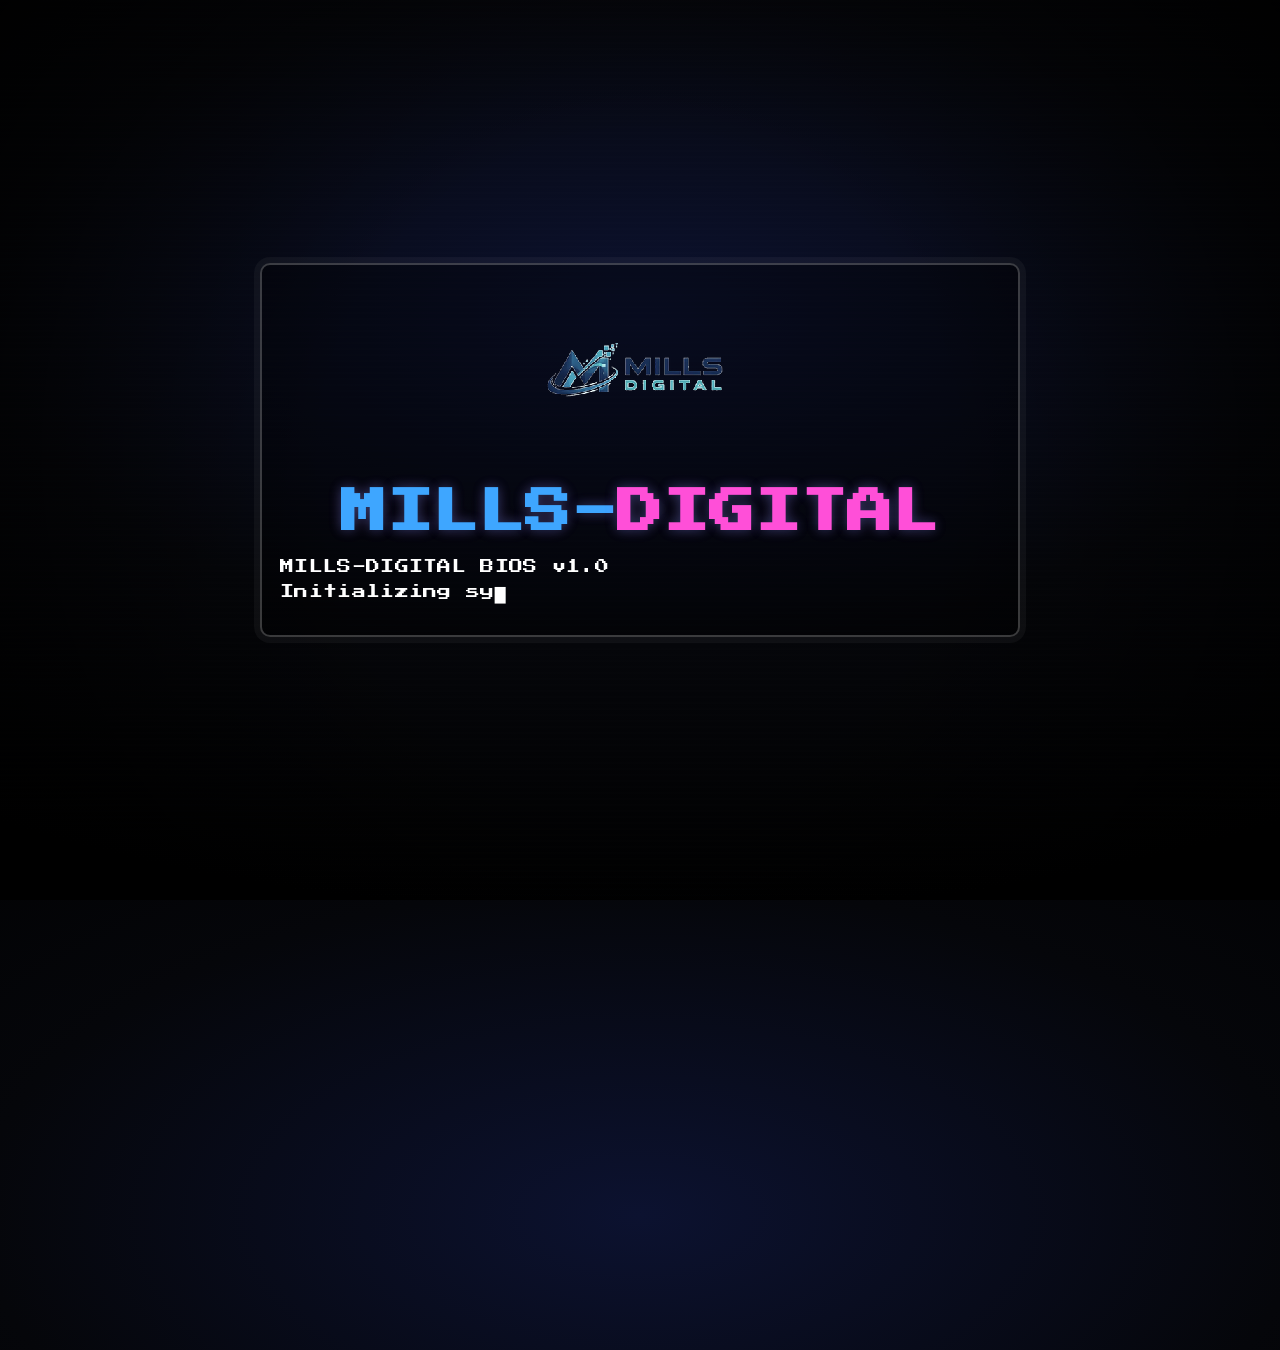
<file: retro.html>
<!doctype html>
<html lang="en">
<head>
  <meta charset="utf-8" />
  <meta name="viewport" content="width=device-width, initial-scale=1" />
  <title>Mills-Digital</title>
  <link rel="icon" type="image/png" sizes="32x32" href="web_assets/favicon_32x32.png">
  <link rel="icon" type="image/png" sizes="16x16" href="web_assets/favicon_16x16.png">
  <link rel="shortcut icon" href="web_assets/favicon.ico">

  <!-- Pixel font -->
  <link rel="preconnect" href="https://fonts.googleapis.com">
  <link rel="preconnect" href="https://fonts.gstatic.com" crossorigin>
  <link href="https://fonts.googleapis.com/css2?family=Press+Start+2P&display=swap" rel="stylesheet">

  <!-- Your shared stylesheet -->
  <link rel="stylesheet" href="css/style.css" />

  <style>
    /* Terminal styling (kept in index.html so you don't have to touch style.css) */
    #terminal {
      text-align: left;
      font-size: clamp(12px, 1.6vw, 14px);
      line-height: 1.7;
      letter-spacing: 0.3px;
      margin: 0 0 14px;
      min-width: min(720px, 82vw);
      max-width: min(720px, 82vw);
    }
    .termline {
      white-space: pre-wrap;
      word-break: break-word;
      margin: 2px 0;
    }
    .cursor {
      display: inline-block;
      width: 10px;
      transform: translateY(1px);
      animation: blink 0.85s steps(1) infinite;
    }
    @keyframes blink {
      50% { opacity: 0; }
    }

    /* Make the logo sit nicely above the terminal */
    .logo { margin-bottom: 12px; }
    .sub { margin-top: 14px; }
  </style>
</head>

<body class="retro">
  <div class="stars"></div>
  <div class="scanlines"></div>
  <div class="vignette"></div>

  <main class="center">
    <section class="panel">
      <img src="web_assets/md_logo_medium.png" alt="Mills Digital" style="max-width:280px;margin-bottom:16px;">
      <h1 class="logo" aria-label="Mills-Digital">
        <span class="blue">Mills-</span><span class="pink">Digital</span>
      </h1>

      <div id="terminal" aria-label="Terminal boot sequence"></div>

      <a class="cta" href="home.html" id="playLink" style="display:none;">Shall we play a game?</a>
      <p class="sub" id="hint" style="display:none;">Click to enter • retro mode enabled</p>
    </section>
  </main>

  <script>
    // Tiny "beep" on click (no audio file needed)
    function beep() {
      try {
        const ctx = new (window.AudioContext || window.webkitAudioContext)();
        const o = ctx.createOscillator();
        const g = ctx.createGain();
        o.type = "square";
        o.frequency.value = 880;
        g.gain.value = 0.04;
        o.connect(g); g.connect(ctx.destination);
        o.start();
        setTimeout(() => { o.stop(); ctx.close(); }, 70);
      } catch {}
    }

    // Terminal typing effect
    const terminal = document.getElementById("terminal");

    // You can edit these lines anytime
    const lines = [
      "MILLS-DIGITAL BIOS v1.0",
      "Initializing systems...",
      "Loading automation modules...",
      "Calibrating signal...",
      "Establishing uplink...",
      "READY."
    ];

    // Timing knobs
    const CHAR_DELAY_MS = 26;
    const LINE_DELAY_MS = 420;

    let lineIndex = 0;

    function addLineContainer() {
      const div = document.createElement("div");
      div.className = "termline";
      terminal.appendChild(div);
      return div;
    }

    function typeText(div, text, done) {
      let i = 0;

      // cursor element (blinks)
      const cursor = document.createElement("span");
      cursor.className = "cursor";
      cursor.textContent = "█";
      div.appendChild(cursor);

      function tick() {
        if (i < text.length) {
          // insert next character before cursor
          cursor.insertAdjacentText("beforebegin", text.charAt(i));
          i++;
          setTimeout(tick, CHAR_DELAY_MS);
        } else {
          // done typing this line; remove cursor from this line
          cursor.remove();
          done();
        }
      }

      tick();
    }

    function boot() {
      if (lineIndex >= lines.length) {
        // show the CTA button after boot completes
        const playLink = document.getElementById("playLink");
        const hint = document.getElementById("hint");
        playLink.style.display = "inline-block";
        hint.style.display = "block";
        return;
      }

      const div = addLineContainer();
      typeText(div, lines[lineIndex], () => {
        lineIndex++;
        setTimeout(boot, LINE_DELAY_MS);
      });
    }

    // Start boot sequence
    boot();

    // Beep on click
    document.getElementById("playLink").addEventListener("click", () => beep());
  </script>
</body>
</html>
</file>
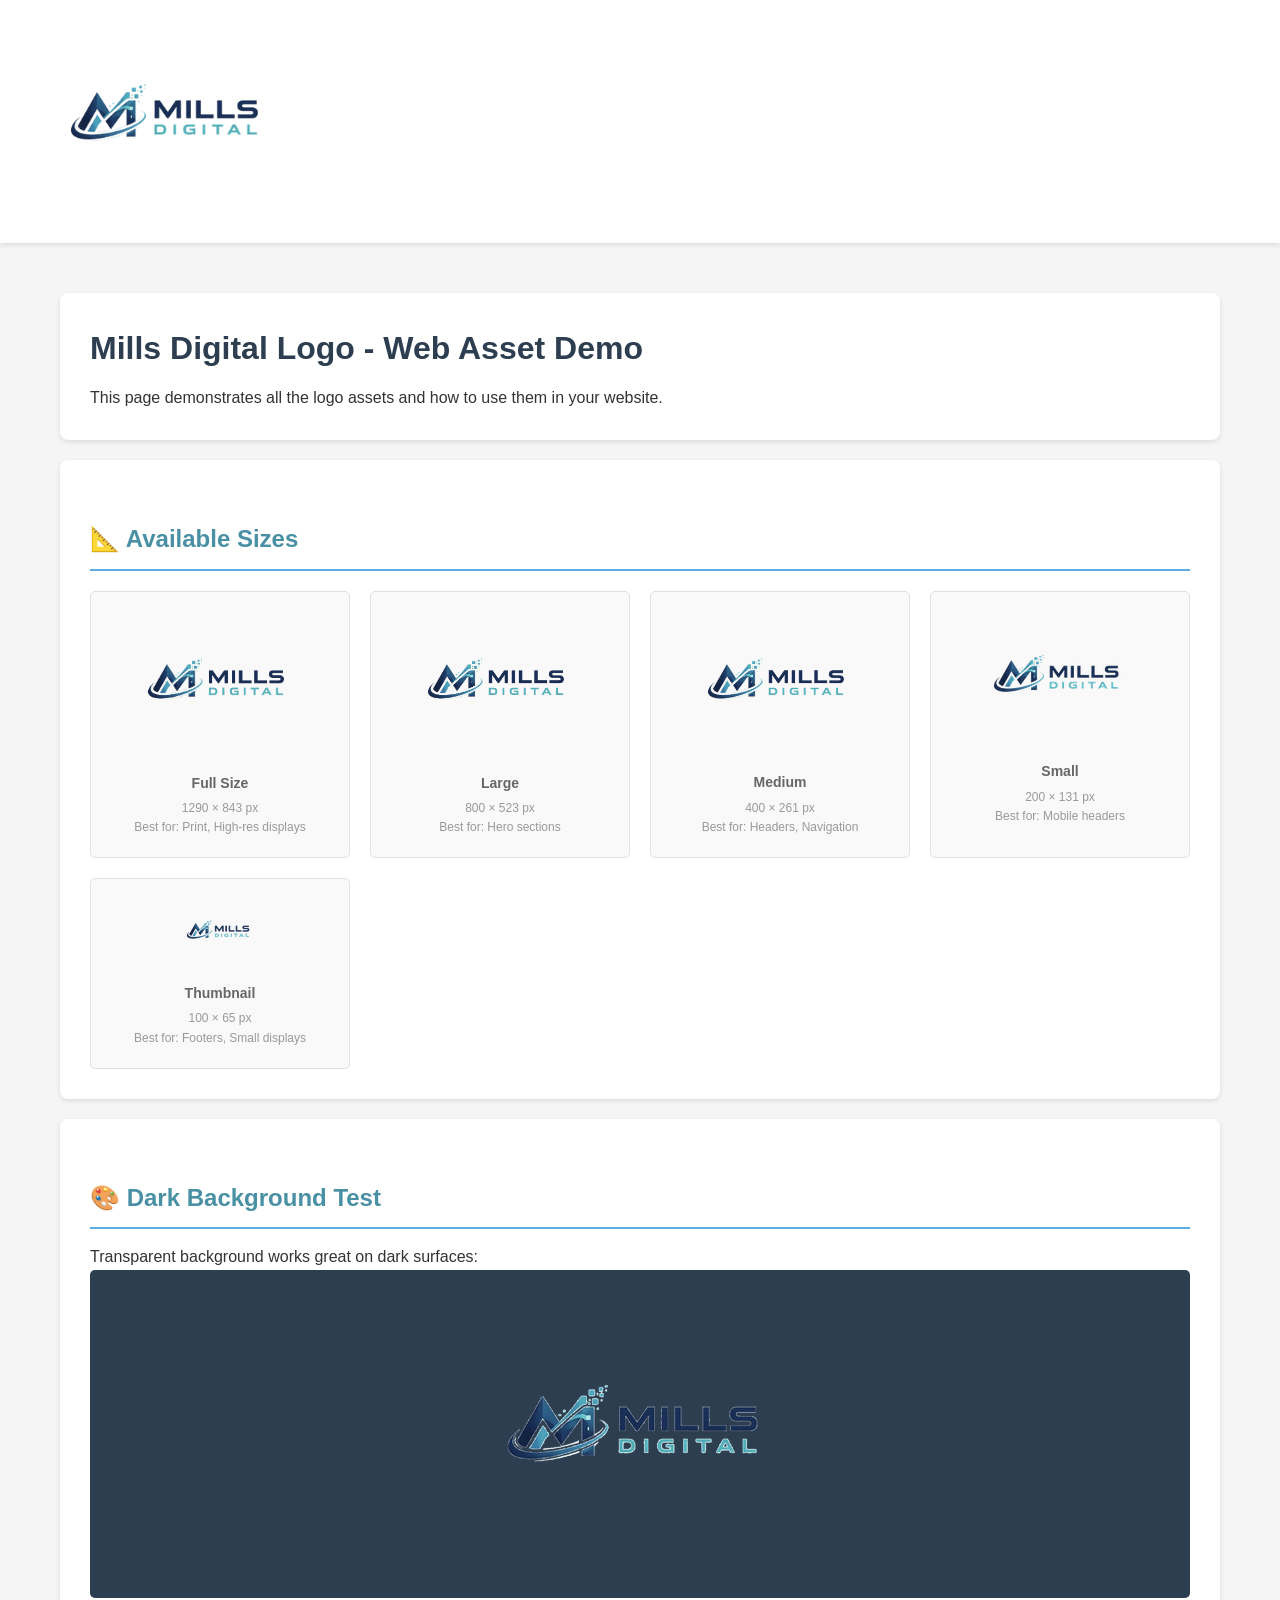
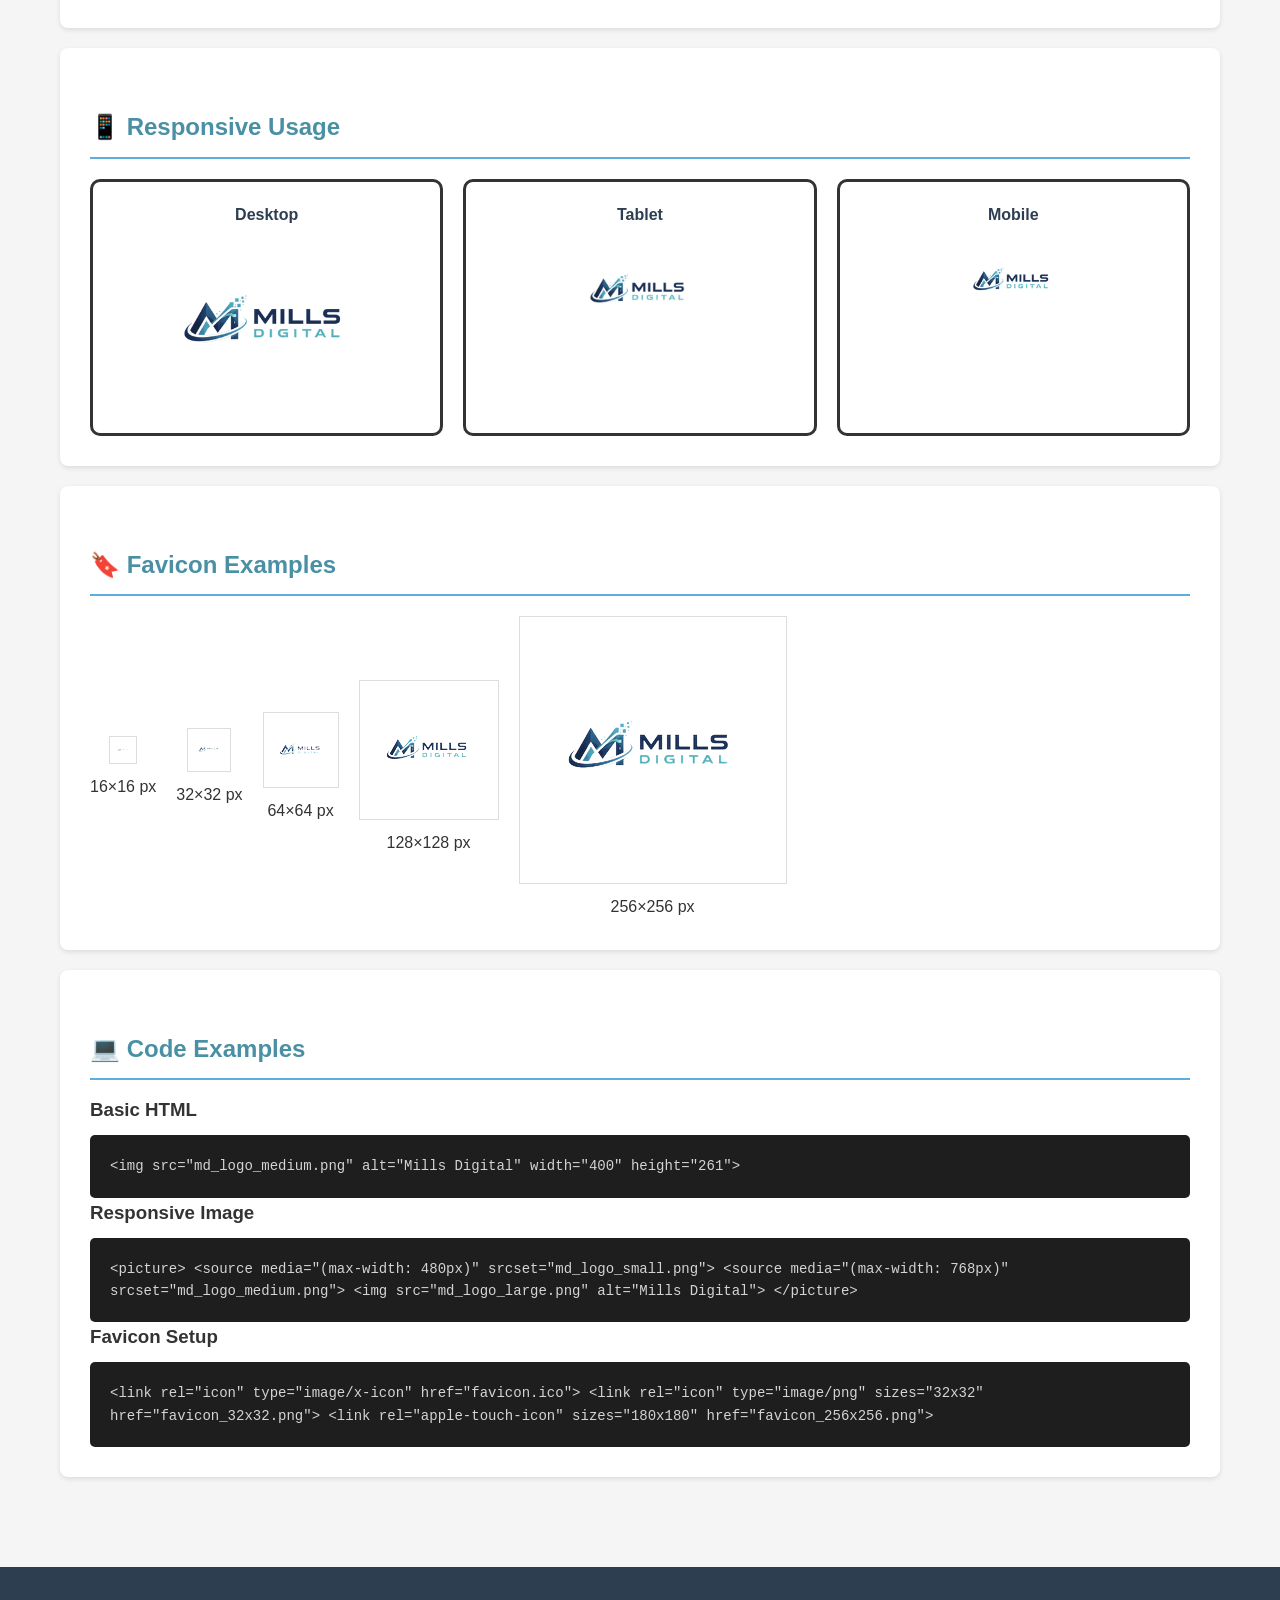
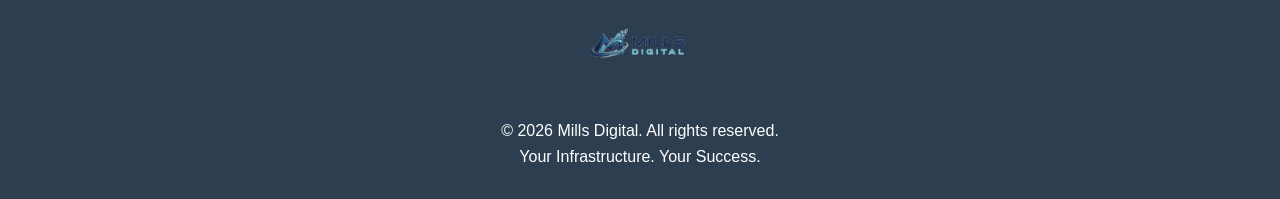
<file: web_assets/demo.html>
<!DOCTYPE html>
<html lang="en">
<head>
    <meta charset="UTF-8">
    <meta name="viewport" content="width=device-width, initial-scale=1.0">
    <title>Mills Digital - Logo Asset Demo</title>
    
    <!-- Favicon Implementation -->
    <link rel="icon" type="image/x-icon" href="favicon.ico">
    <link rel="icon" type="image/png" sizes="16x16" href="favicon_16x16.png">
    <link rel="icon" type="image/png" sizes="32x32" href="favicon_32x32.png">
    
    <style>
        * {
            margin: 0;
            padding: 0;
            box-sizing: border-box;
        }
        
        body {
            font-family: -apple-system, BlinkMacSystemFont, 'Segoe UI', Roboto, Oxygen, Ubuntu, Cantarell, sans-serif;
            line-height: 1.6;
            color: #333;
            background: #f5f5f5;
        }
        
        .container {
            max-width: 1200px;
            margin: 0 auto;
            padding: 20px;
        }
        
        header {
            background: white;
            padding: 20px;
            box-shadow: 0 2px 5px rgba(0,0,0,0.1);
            margin-bottom: 30px;
        }
        
        .header-logo {
            max-width: 300px;
            height: auto;
        }
        
        h1 {
            color: #2C3E50;
            margin-bottom: 10px;
        }
        
        h2 {
            color: #4A90A4;
            margin: 30px 0 15px;
            padding-bottom: 10px;
            border-bottom: 2px solid #5DADE2;
        }
        
        .demo-section {
            background: white;
            padding: 30px;
            margin-bottom: 20px;
            border-radius: 8px;
            box-shadow: 0 2px 5px rgba(0,0,0,0.1);
        }
        
        .logo-grid {
            display: grid;
            grid-template-columns: repeat(auto-fit, minmax(250px, 1fr));
            gap: 20px;
            margin-top: 20px;
        }
        
        .logo-item {
            text-align: center;
            padding: 20px;
            background: #f9f9f9;
            border-radius: 5px;
            border: 1px solid #e0e0e0;
        }
        
        .logo-item img {
            max-width: 100%;
            height: auto;
            margin-bottom: 10px;
        }
        
        .logo-item h3 {
            font-size: 14px;
            color: #666;
            margin-bottom: 5px;
        }
        
        .logo-item p {
            font-size: 12px;
            color: #999;
        }
        
        .dark-bg {
            background: #2C3E50;
            padding: 30px;
            border-radius: 5px;
            text-align: center;
        }
        
        .dark-bg img {
            max-width: 400px;
            height: auto;
        }
        
        .code-block {
            background: #1e1e1e;
            color: #d4d4d4;
            padding: 20px;
            border-radius: 5px;
            overflow-x: auto;
            margin-top: 10px;
            font-family: 'Courier New', monospace;
            font-size: 14px;
        }
        
        .favicon-demo {
            display: flex;
            gap: 20px;
            align-items: center;
            flex-wrap: wrap;
            margin-top: 20px;
        }
        
        .favicon-item {
            text-align: center;
        }
        
        .favicon-item img {
            display: block;
            margin: 0 auto 10px;
            border: 1px solid #ddd;
            padding: 5px;
            background: white;
        }
        
        .responsive-demo {
            display: flex;
            gap: 20px;
            margin-top: 20px;
            flex-wrap: wrap;
        }
        
        .device-frame {
            flex: 1;
            min-width: 200px;
            border: 3px solid #333;
            border-radius: 10px;
            padding: 20px;
            background: white;
            text-align: center;
        }
        
        .device-frame h4 {
            margin-bottom: 15px;
            color: #2C3E50;
        }
        
        footer {
            background: #2C3E50;
            color: white;
            text-align: center;
            padding: 30px;
            margin-top: 50px;
        }
        
        footer img {
            max-width: 150px;
            height: auto;
            margin-bottom: 15px;
        }
    </style>
</head>
<body>
    <header>
        <img src="md_logo_medium.png" alt="Mills Digital" class="header-logo">
    </header>
    
    <div class="container">
        <div class="demo-section">
            <h1>Mills Digital Logo - Web Asset Demo</h1>
            <p>This page demonstrates all the logo assets and how to use them in your website.</p>
        </div>
        
        <div class="demo-section">
            <h2>📐 Available Sizes</h2>
            <div class="logo-grid">
                <div class="logo-item">
                    <img src="md_logo_full.png" alt="Full Size">
                    <h3>Full Size</h3>
                    <p>1290 × 843 px</p>
                    <p>Best for: Print, High-res displays</p>
                </div>
                <div class="logo-item">
                    <img src="md_logo_large.png" alt="Large">
                    <h3>Large</h3>
                    <p>800 × 523 px</p>
                    <p>Best for: Hero sections</p>
                </div>
                <div class="logo-item">
                    <img src="md_logo_medium.png" alt="Medium">
                    <h3>Medium</h3>
                    <p>400 × 261 px</p>
                    <p>Best for: Headers, Navigation</p>
                </div>
                <div class="logo-item">
                    <img src="md_logo_small.png" alt="Small">
                    <h3>Small</h3>
                    <p>200 × 131 px</p>
                    <p>Best for: Mobile headers</p>
                </div>
                <div class="logo-item">
                    <img src="md_logo_thumbnail.png" alt="Thumbnail">
                    <h3>Thumbnail</h3>
                    <p>100 × 65 px</p>
                    <p>Best for: Footers, Small displays</p>
                </div>
            </div>
        </div>
        
        <div class="demo-section">
            <h2>🎨 Dark Background Test</h2>
            <p>Transparent background works great on dark surfaces:</p>
            <div class="dark-bg">
                <img src="md_logo_medium.png" alt="Mills Digital on dark background">
            </div>
        </div>
        
        <div class="demo-section">
            <h2>📱 Responsive Usage</h2>
            <div class="responsive-demo">
                <div class="device-frame">
                    <h4>Desktop</h4>
                    <img src="md_logo_medium.png" alt="Desktop" style="max-width: 250px;">
                </div>
                <div class="device-frame">
                    <h4>Tablet</h4>
                    <img src="md_logo_small.png" alt="Tablet" style="max-width: 150px;">
                </div>
                <div class="device-frame">
                    <h4>Mobile</h4>
                    <img src="md_logo_small.png" alt="Mobile" style="max-width: 120px;">
                </div>
            </div>
        </div>
        
        <div class="demo-section">
            <h2>🔖 Favicon Examples</h2>
            <div class="favicon-demo">
                <div class="favicon-item">
                    <img src="favicon_16x16.png" alt="16x16">
                    <p>16×16 px</p>
                </div>
                <div class="favicon-item">
                    <img src="favicon_32x32.png" alt="32x32">
                    <p>32×32 px</p>
                </div>
                <div class="favicon-item">
                    <img src="favicon_64x64.png" alt="64x64">
                    <p>64×64 px</p>
                </div>
                <div class="favicon-item">
                    <img src="favicon_128x128.png" alt="128x128">
                    <p>128×128 px</p>
                </div>
                <div class="favicon-item">
                    <img src="favicon_256x256.png" alt="256x256">
                    <p>256×256 px</p>
                </div>
            </div>
        </div>
        
        <div class="demo-section">
            <h2>💻 Code Examples</h2>
            
            <h3>Basic HTML</h3>
            <div class="code-block">
&lt;img src="md_logo_medium.png" alt="Mills Digital" width="400" height="261"&gt;
            </div>
            
            <h3>Responsive Image</h3>
            <div class="code-block">
&lt;picture&gt;
  &lt;source media="(max-width: 480px)" srcset="md_logo_small.png"&gt;
  &lt;source media="(max-width: 768px)" srcset="md_logo_medium.png"&gt;
  &lt;img src="md_logo_large.png" alt="Mills Digital"&gt;
&lt;/picture&gt;
            </div>
            
            <h3>Favicon Setup</h3>
            <div class="code-block">
&lt;link rel="icon" type="image/x-icon" href="favicon.ico"&gt;
&lt;link rel="icon" type="image/png" sizes="32x32" href="favicon_32x32.png"&gt;
&lt;link rel="apple-touch-icon" sizes="180x180" href="favicon_256x256.png"&gt;
            </div>
        </div>
    </div>
    
    <footer>
        <img src="md_logo_small.png" alt="Mills Digital">
        <p>&copy; 2026 Mills Digital. All rights reserved.</p>
        <p>Your Infrastructure. Your Success.</p>
    </footer>
</body>
</html>
</file>
<file: css/style.css>
:root {
  --bg: #05060a;
  --blue: #3ea6ff;
  --pink: #ff4fd8;
  --text: #101318;
  --muted: rgba(255,255,255,.75);
  --card: #ffffff;
  --border: rgba(0,0,0,.12);
}

* { box-sizing: border-box; }
html, body { height: 100%; }
body { margin: 0; }

/* ---------- Retro landing ---------- */
body.retro {
  font-family: "Press Start 2P", system-ui, sans-serif;
  background: radial-gradient(1200px 600px at 50% 35%, #0c1230 0%, var(--bg) 55%, #000 100%);
  color: white;
  overflow: hidden;
  image-rendering: pixelated;
}

.center {
  position: relative;
  height: 100%;
  display: grid;
  place-items: center;
  padding: 24px;
  text-align: center;
}

.panel {
  display: inline-block;
  padding: 18px 18px 16px;
  border: 2px solid rgba(255,255,255,.22);
  background: rgba(0,0,0,.35);
  box-shadow: 0 0 0 6px rgba(255,255,255,.04);
  border-radius: 10px;
  max-width: 900px;
}

.logo {
  margin: 0 0 22px;
  font-size: clamp(22px, 4vw, 46px);
  line-height: 1.35;
  text-transform: uppercase;
  text-shadow: 0 0 12px rgba(62,166,255,.25), 0 0 14px rgba(255,79,216,.18);
}
.logo .blue { color: var(--blue); }
.logo .pink { color: var(--pink); }

a.cta {
  display: inline-block;
  color: white;
  text-decoration: none;
  font-size: clamp(12px, 2.2vw, 16px);
  padding: 14px 16px;
  border: 2px solid rgba(255,255,255,.35);
  background: linear-gradient(180deg, rgba(62,166,255,.18), rgba(255,79,216,.10));
  box-shadow: 0 10px 0 rgba(0,0,0,.35);
  transition: transform .08s ease, filter .15s ease, border-color .15s ease;
}
a.cta:hover {
  border-color: rgba(255,255,255,.6);
  filter: drop-shadow(0 0 10px rgba(62,166,255,.25)) drop-shadow(0 0 10px rgba(255,79,216,.18));
}
a.cta:active { transform: translateY(6px); box-shadow: 0 4px 0 rgba(0,0,0,.35); }

.sub {
  margin: 12px 0 0;
  font-family: system-ui, -apple-system, Segoe UI, Roboto, Arial, sans-serif;
  font-size: 14px;
  color: var(--muted);
}

/* starfield */
.stars::before,
.stars::after {
  content: "";
  position: absolute;
  inset: -50%;
  background-image:
    radial-gradient(1px 1px at 10% 20%, rgba(255,255,255,.9) 50%, transparent 51%),
    radial-gradient(1px 1px at 30% 80%, rgba(255,255,255,.7) 50%, transparent 51%),
    radial-gradient(1px 1px at 55% 40%, rgba(255,255,255,.6) 50%, transparent 51%),
    radial-gradient(1px 1px at 75% 65%, rgba(255,255,255,.8) 50%, transparent 51%),
    radial-gradient(1px 1px at 90% 15%, rgba(255,255,255,.5) 50%, transparent 51%),
    radial-gradient(1px 1px at 15% 55%, rgba(255,255,255,.6) 50%, transparent 51%);
  background-size: 260px 260px;
  opacity: .45;
  animation: drift 18s linear infinite;
  pointer-events: none;
}
.stars::after { background-size: 420px 420px; opacity: .25; animation-duration: 28s; }
@keyframes drift { from { transform: translate3d(0,0,0); } to { transform: translate3d(180px,120px,0); } }

.scanlines {
  position: absolute; inset: 0;
  background: repeating-linear-gradient(to bottom,
    rgba(255,255,255,0.06),
    rgba(255,255,255,0.06) 1px,
    rgba(0,0,0,0) 3px,
    rgba(0,0,0,0) 6px
  );
  mix-blend-mode: overlay;
  opacity: .25;
  pointer-events: none;
}
.vignette {
  position: absolute; inset: 0;
  background: radial-gradient(circle at center, transparent 40%, rgba(0,0,0,.55) 80%, rgba(0,0,0,.85) 100%);
  pointer-events: none;
}

/* ---------- Basic “normal” page ---------- */
body.basic {
  font-family: system-ui, -apple-system, Segoe UI, Roboto, Arial, sans-serif;
  color: var(--text);
  background: #f5f7fb;
}

.wrap { width: min(980px, 92vw); margin: 0 auto; }

.topbar {
  background: white;
  border-bottom: 1px solid var(--border);
  position: sticky;
  top: 0;
}
.topbar .wrap {
  display: flex;
  align-items: center;
  justify-content: space-between;
  padding: 14px 0;
}
.brand { font-weight: 700; letter-spacing: .2px; }
.nav a {
  text-decoration: none;
  color: #2b3440;
  margin-left: 14px;
  padding: 8px 10px;
  border-radius: 10px;
}
.nav a:hover { background: rgba(0,0,0,.05); }
.nav a.active { background: rgba(62,166,255,.12); }

.content { padding: 28px 0 40px; }
.card {
  background: var(--card);
  border: 1px solid var(--border);
  border-radius: 14px;
  padding: 18px 18px 10px;
  margin: 18px 0;
}
.hint { opacity: .75; }

.footer {
  border-top: 1px solid var(--border);
  padding: 18px 0;
  color: #516172;
  background: white;
}
</file>
